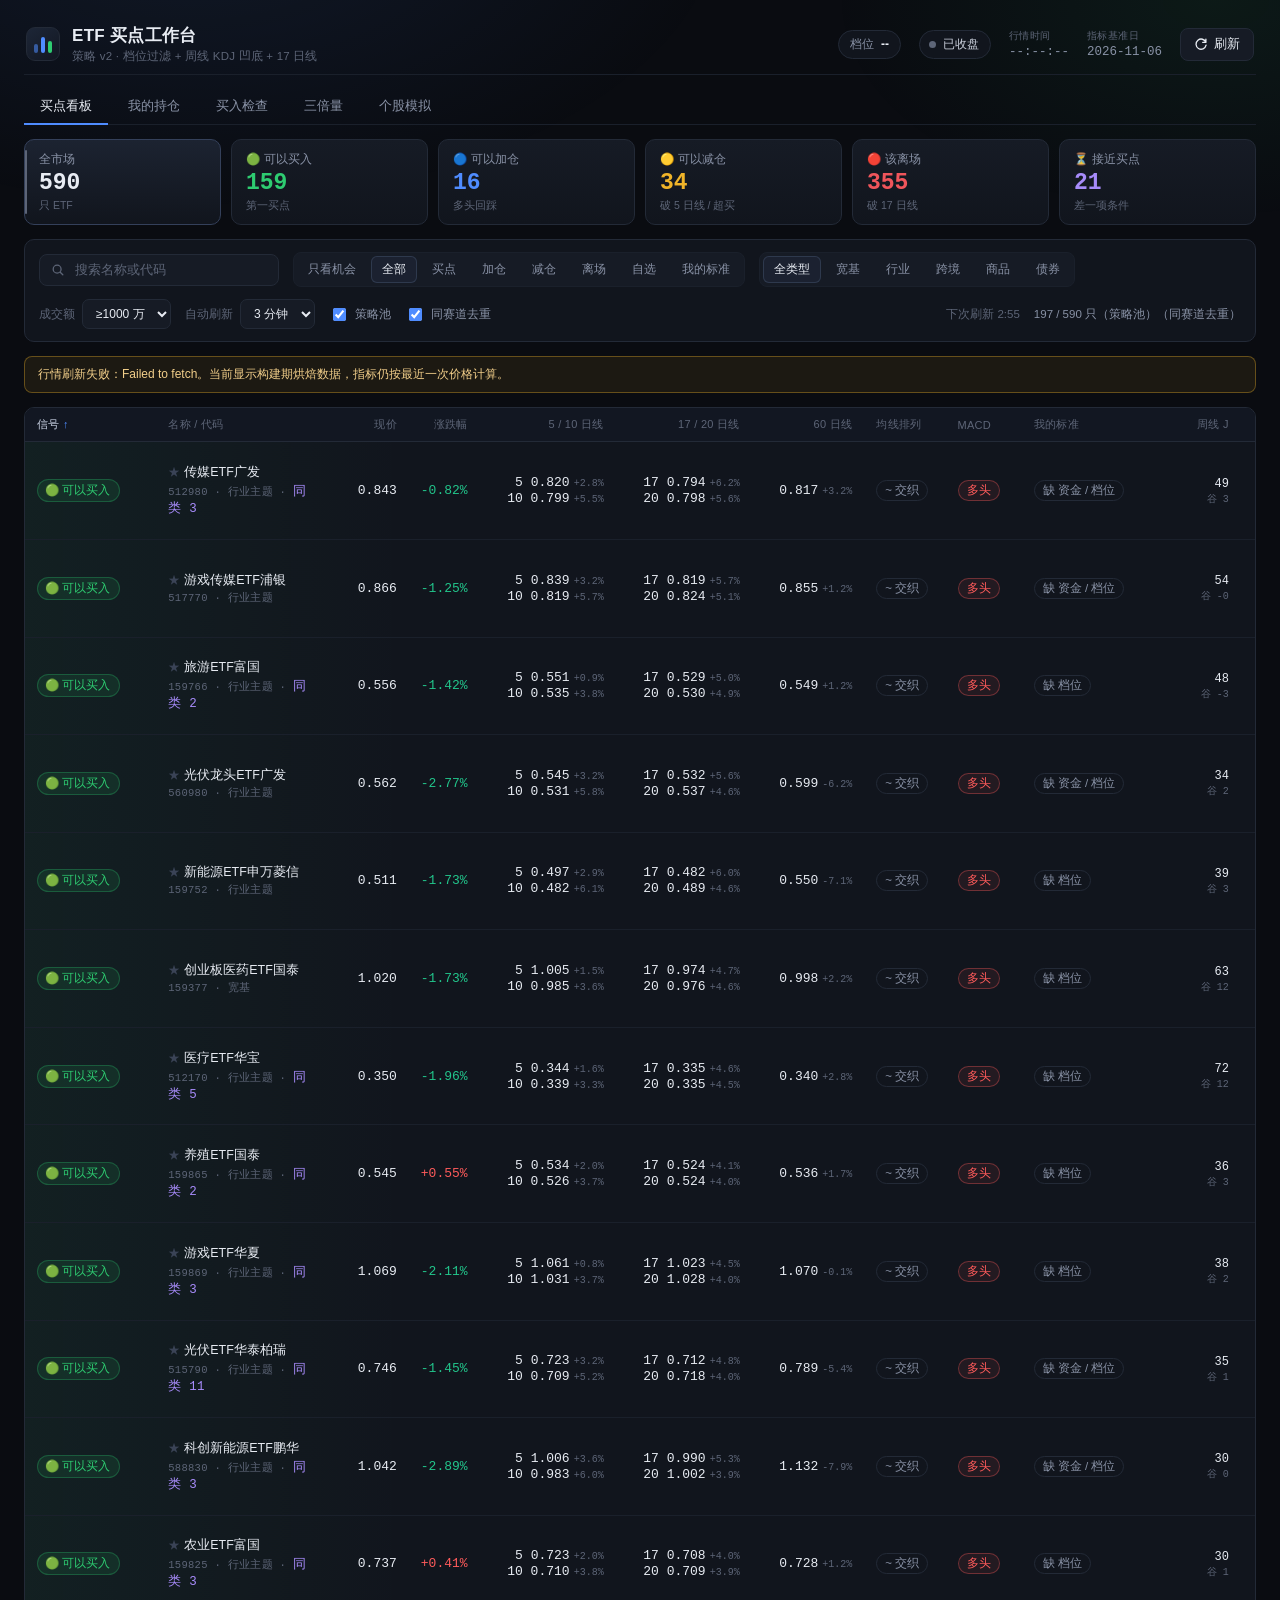
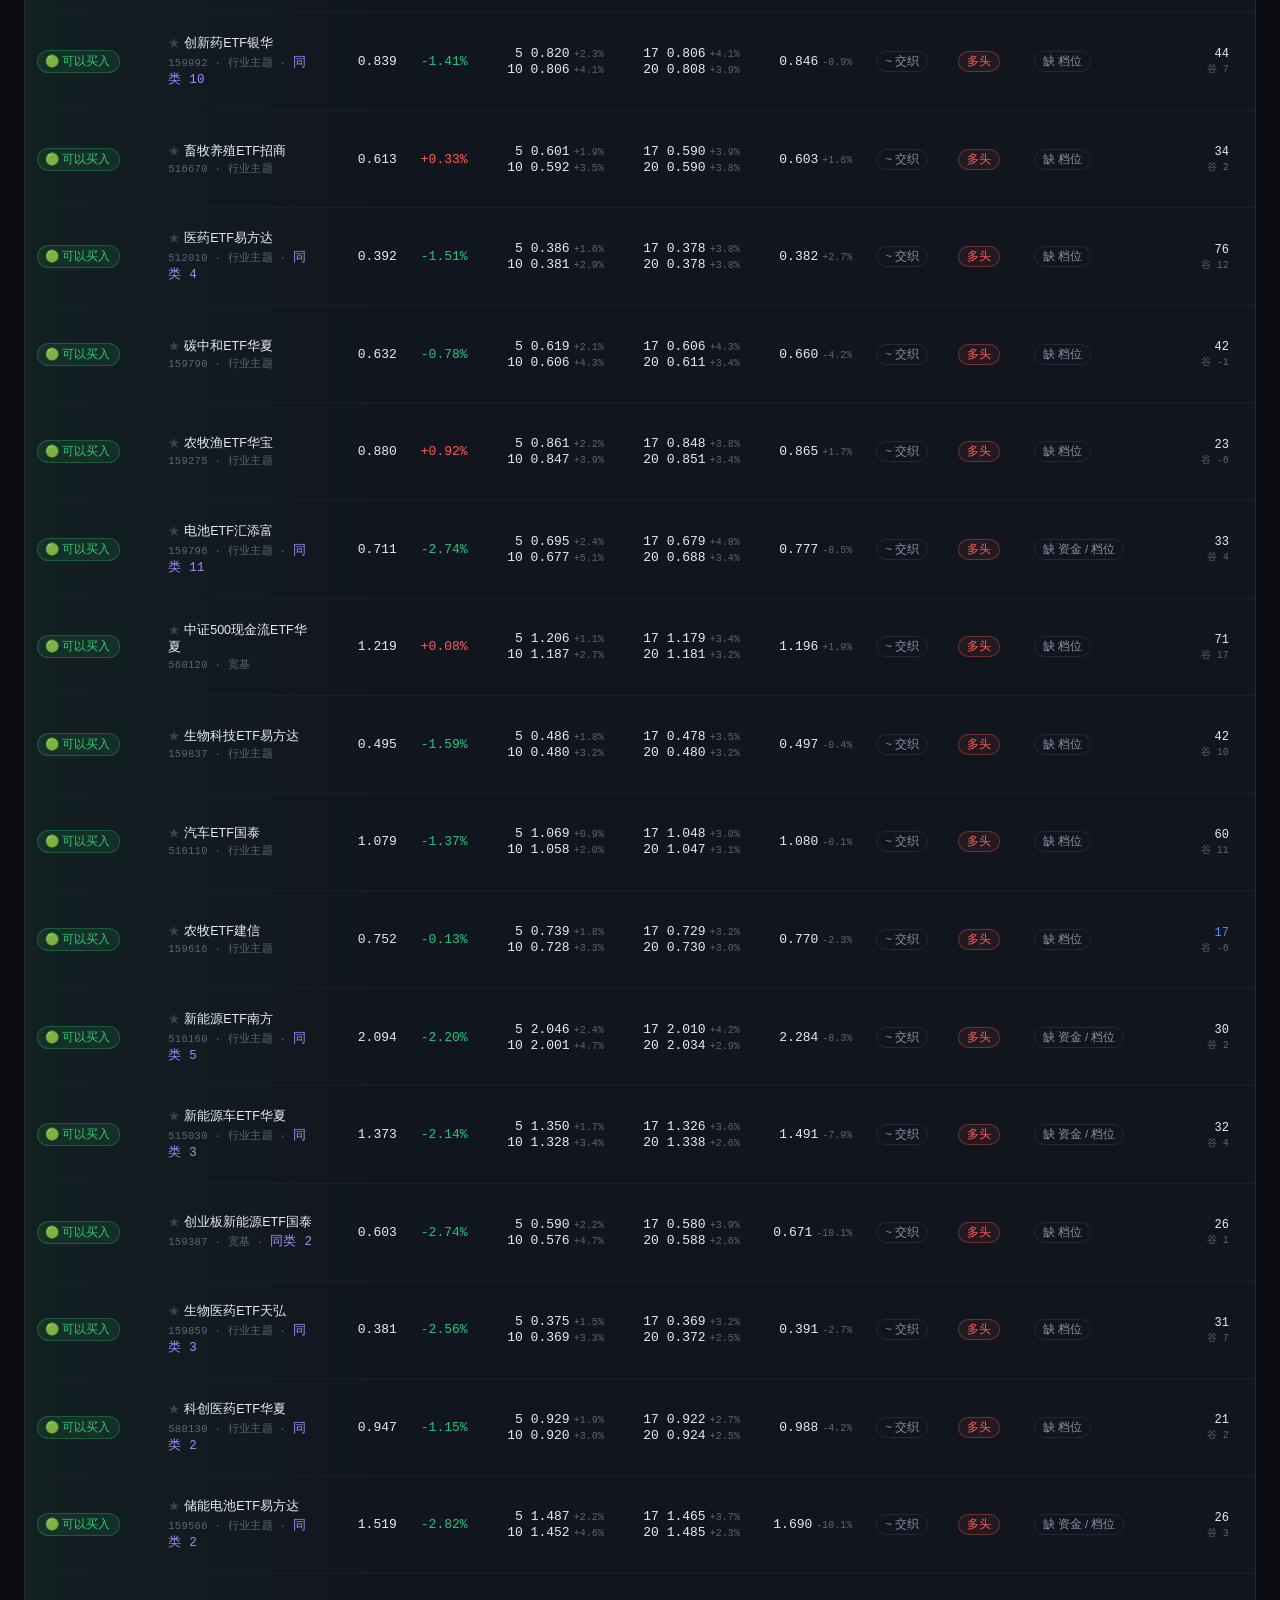
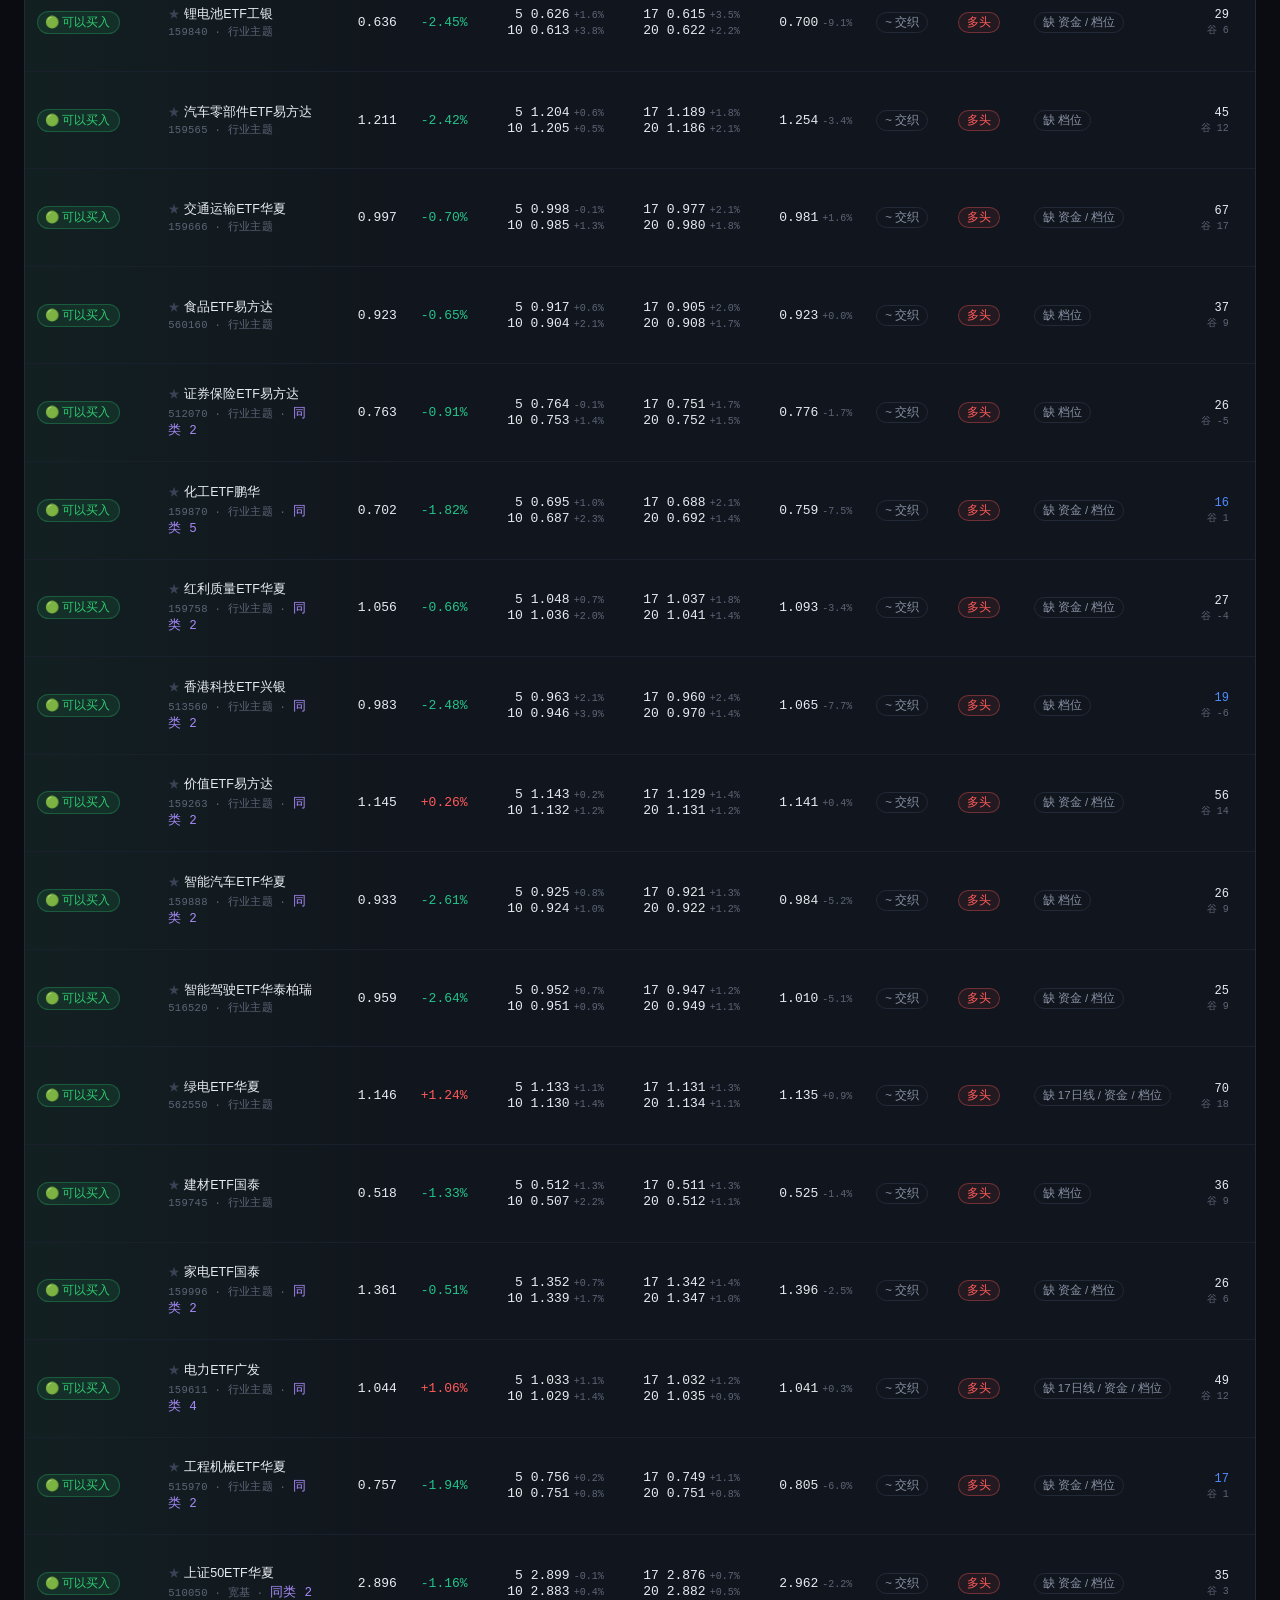
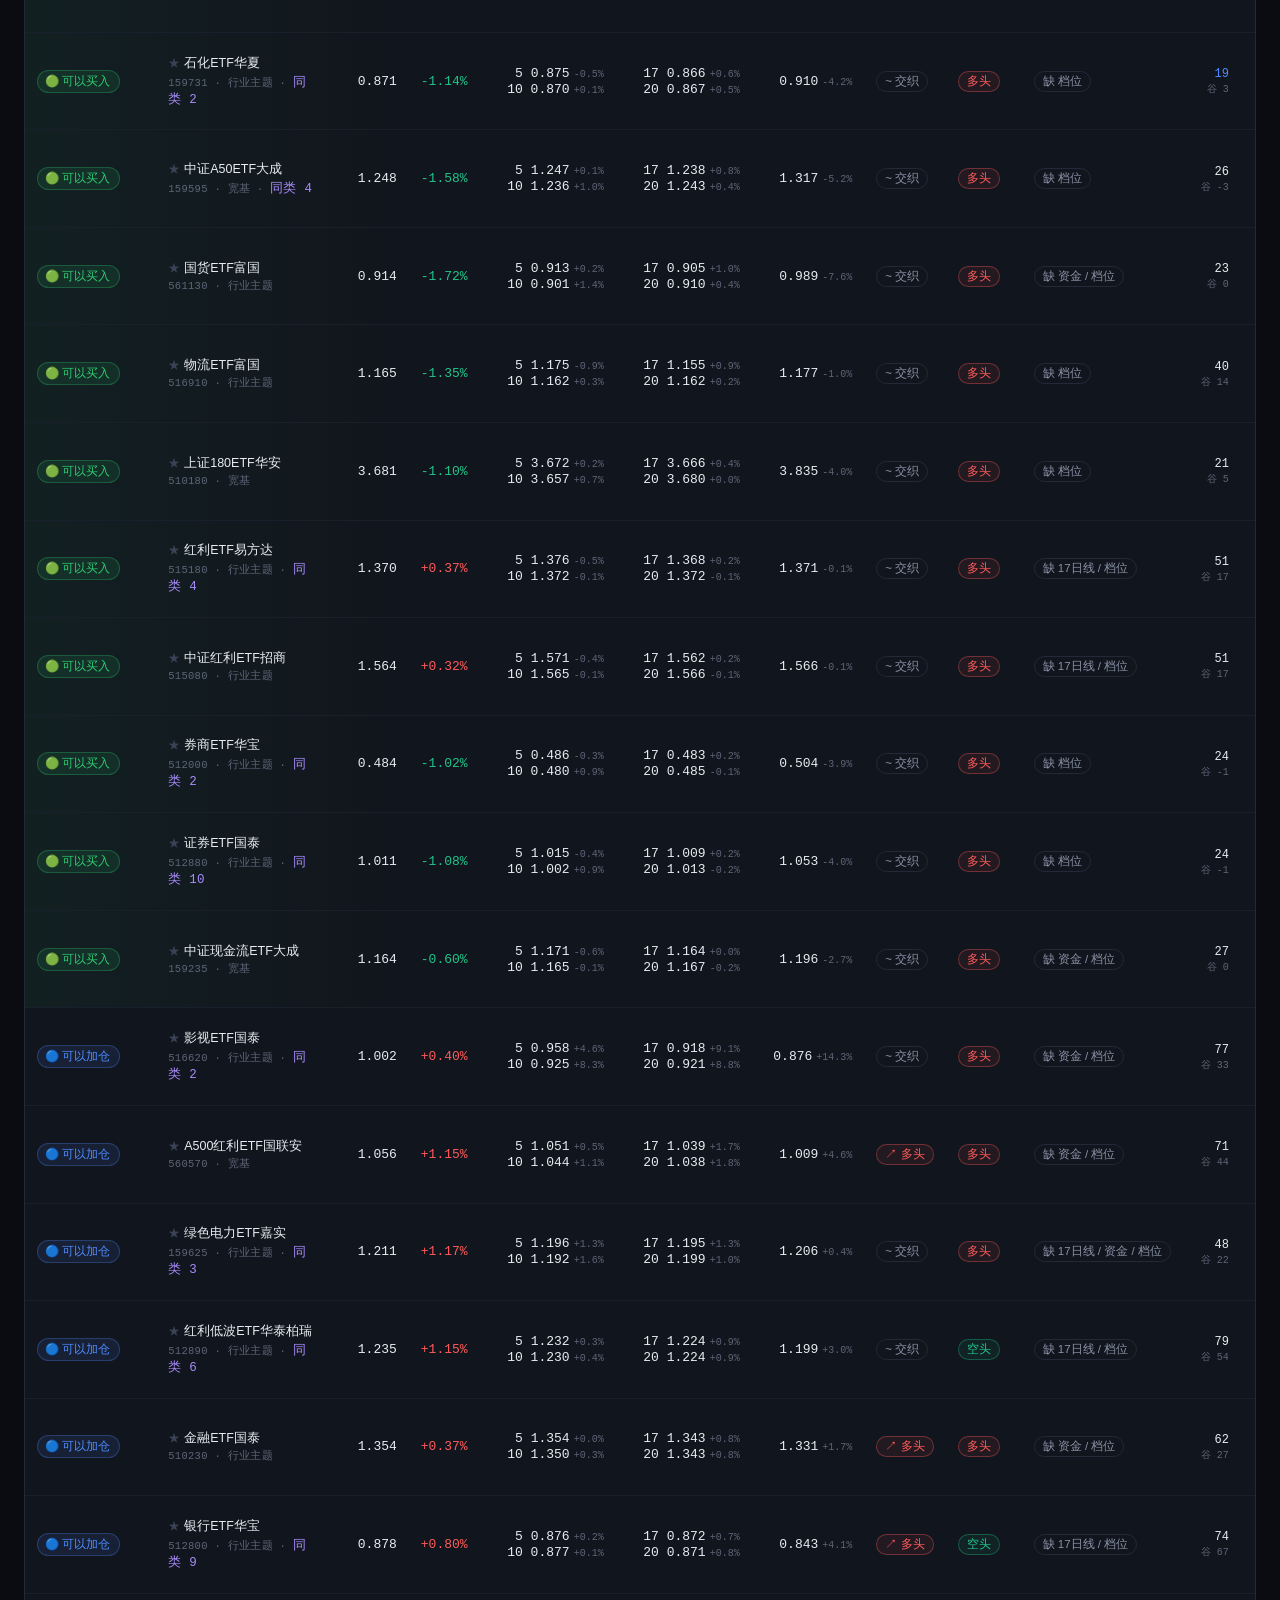
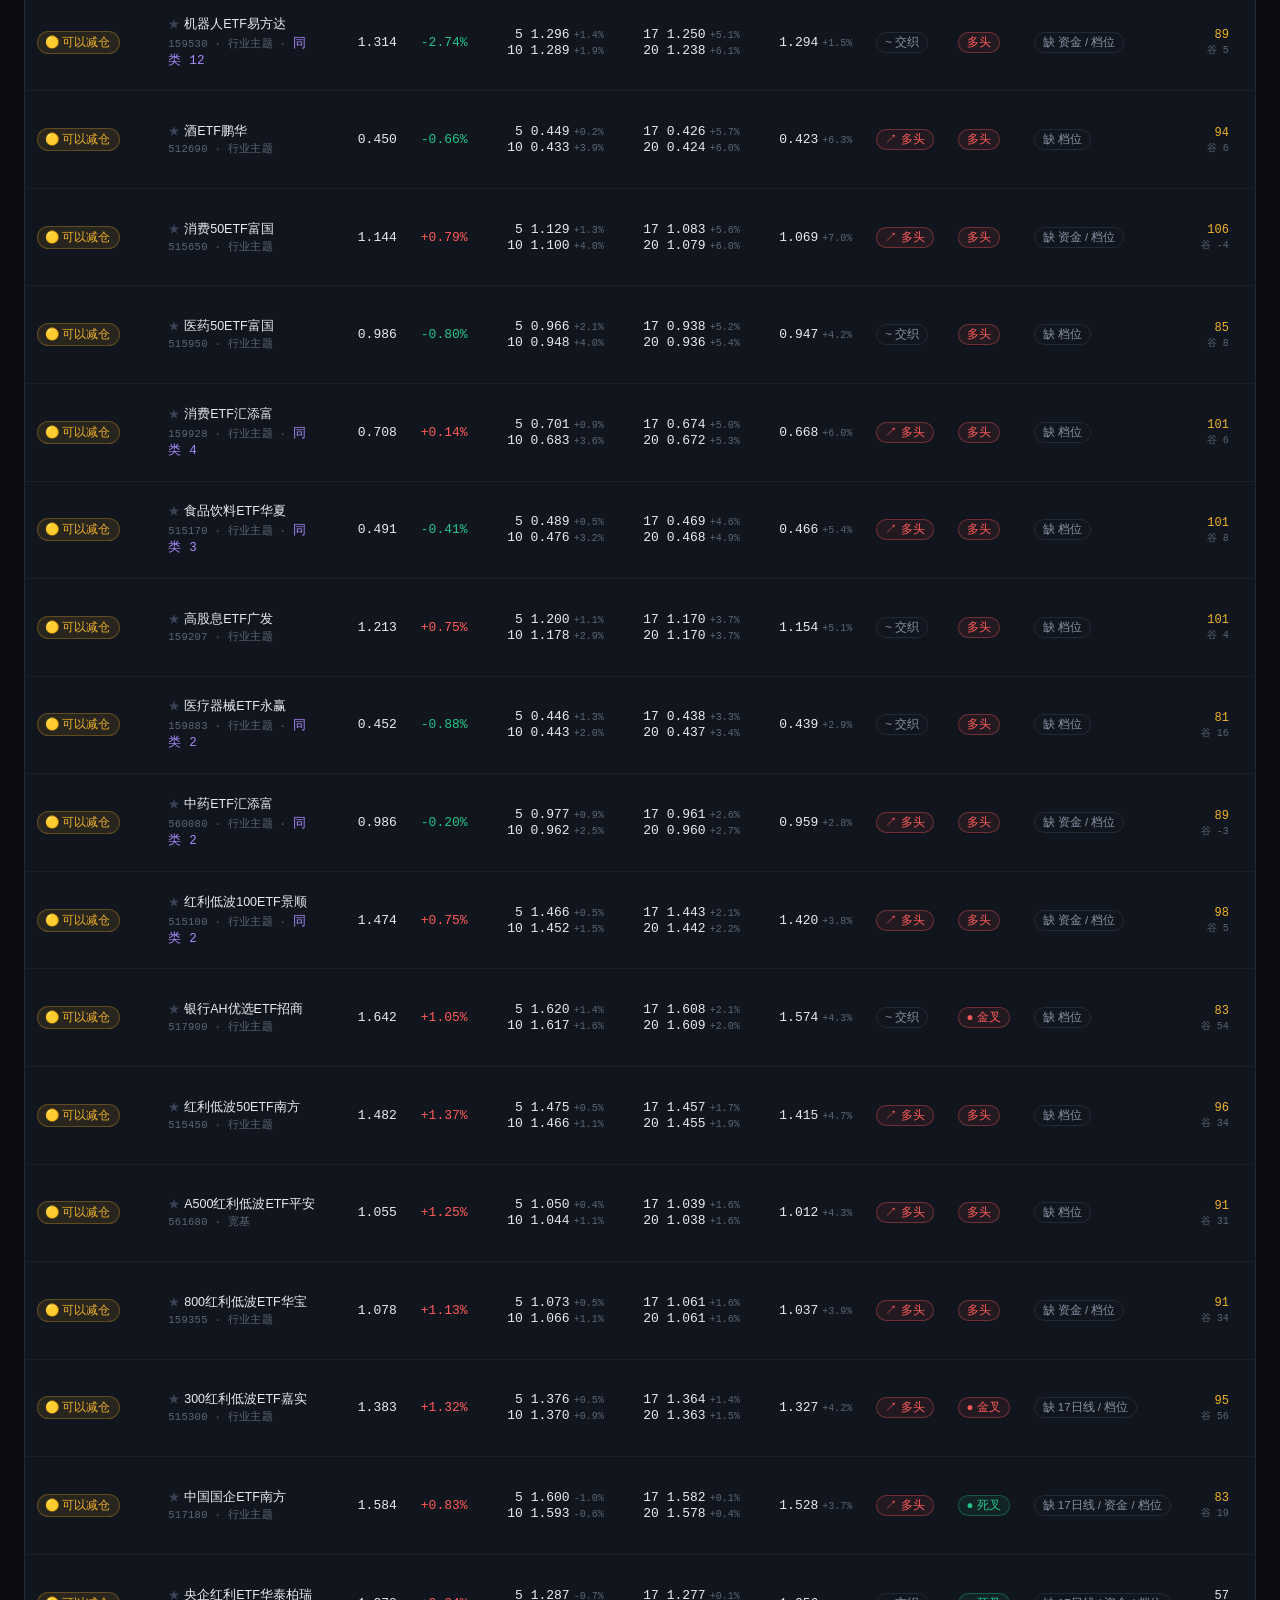
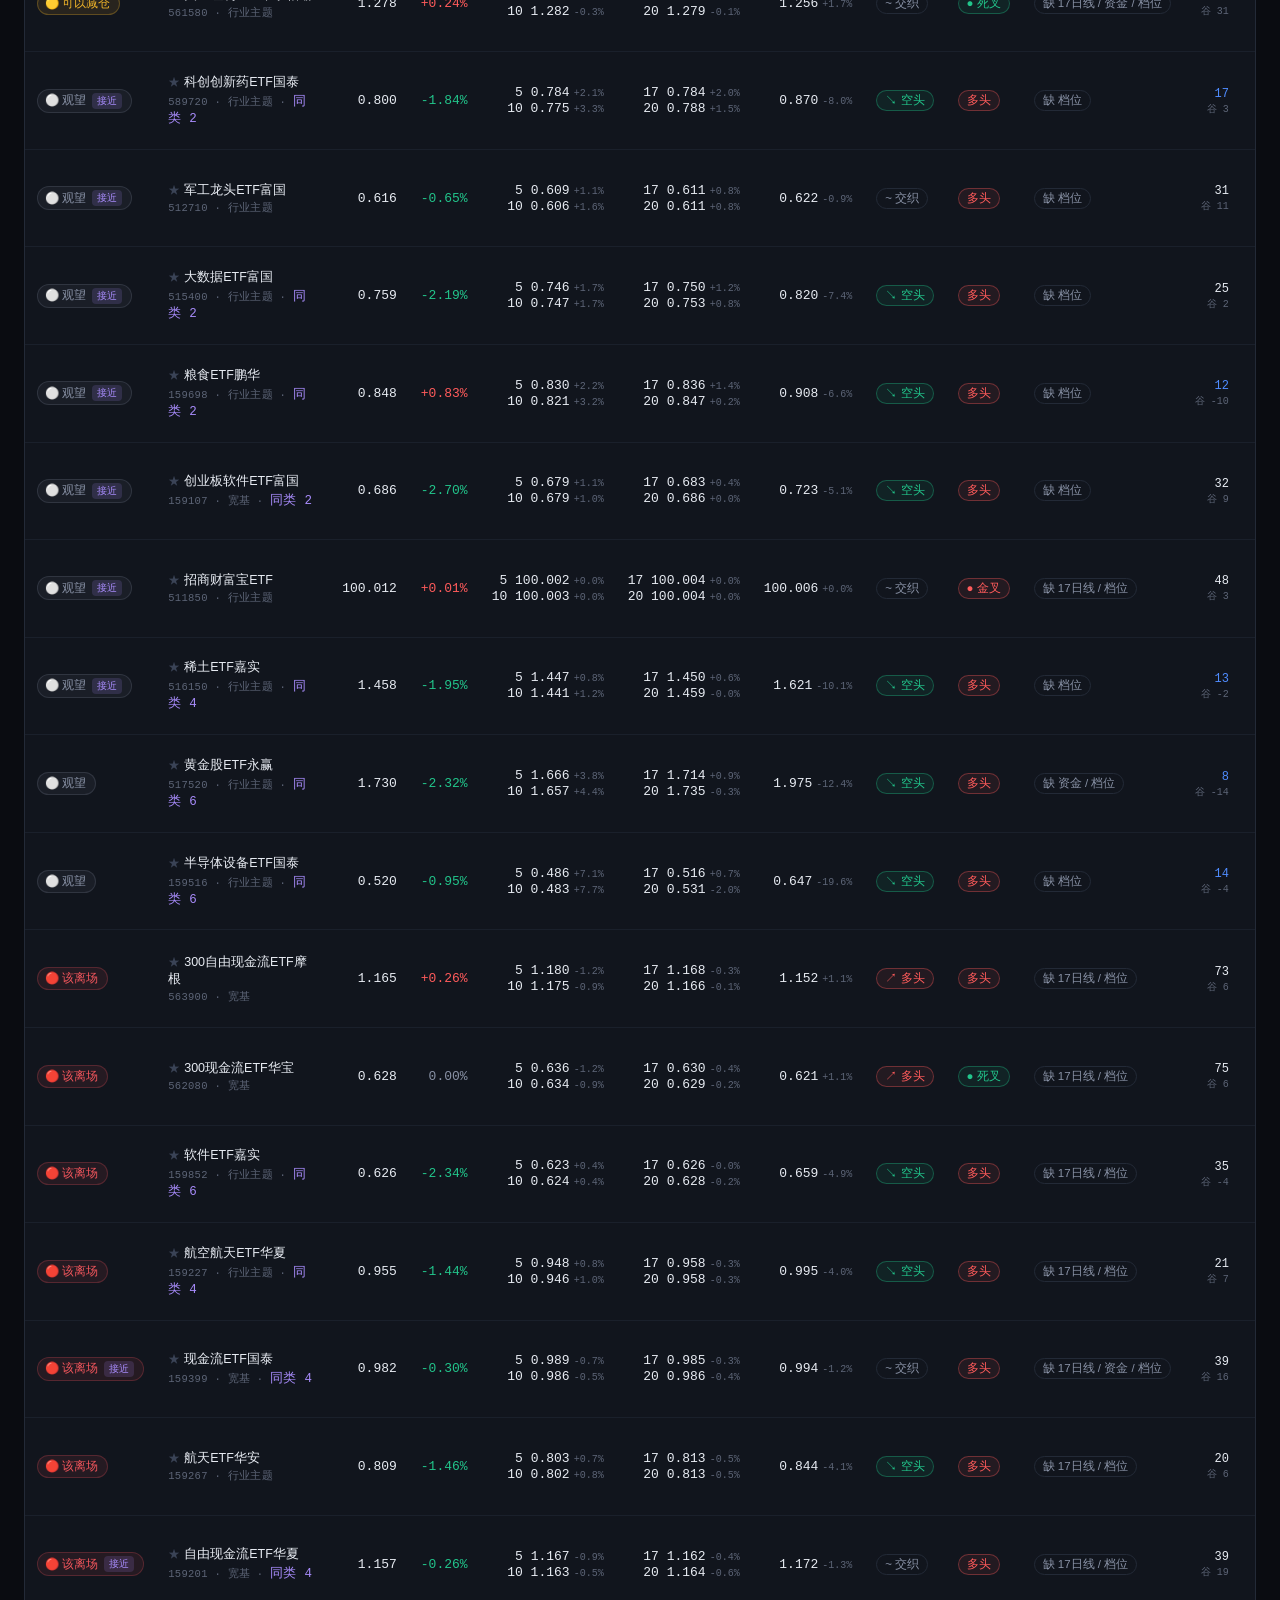
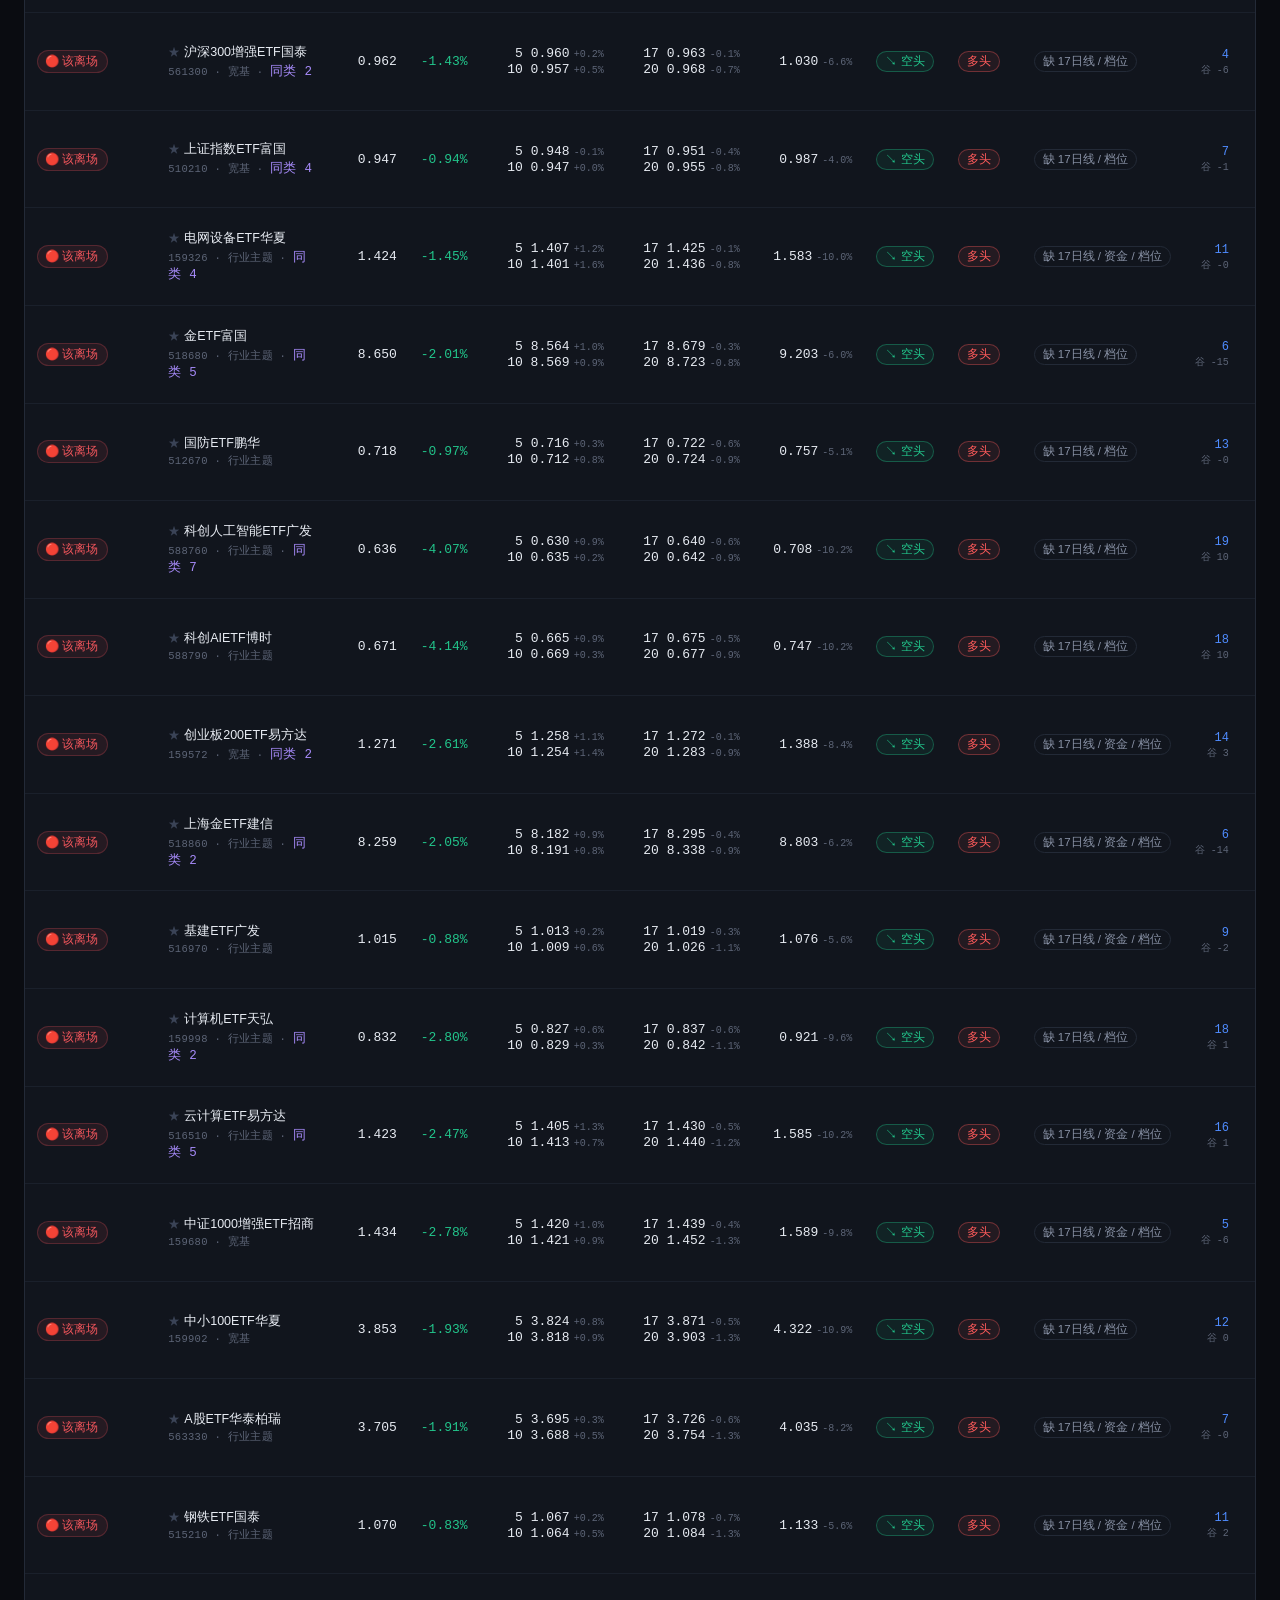
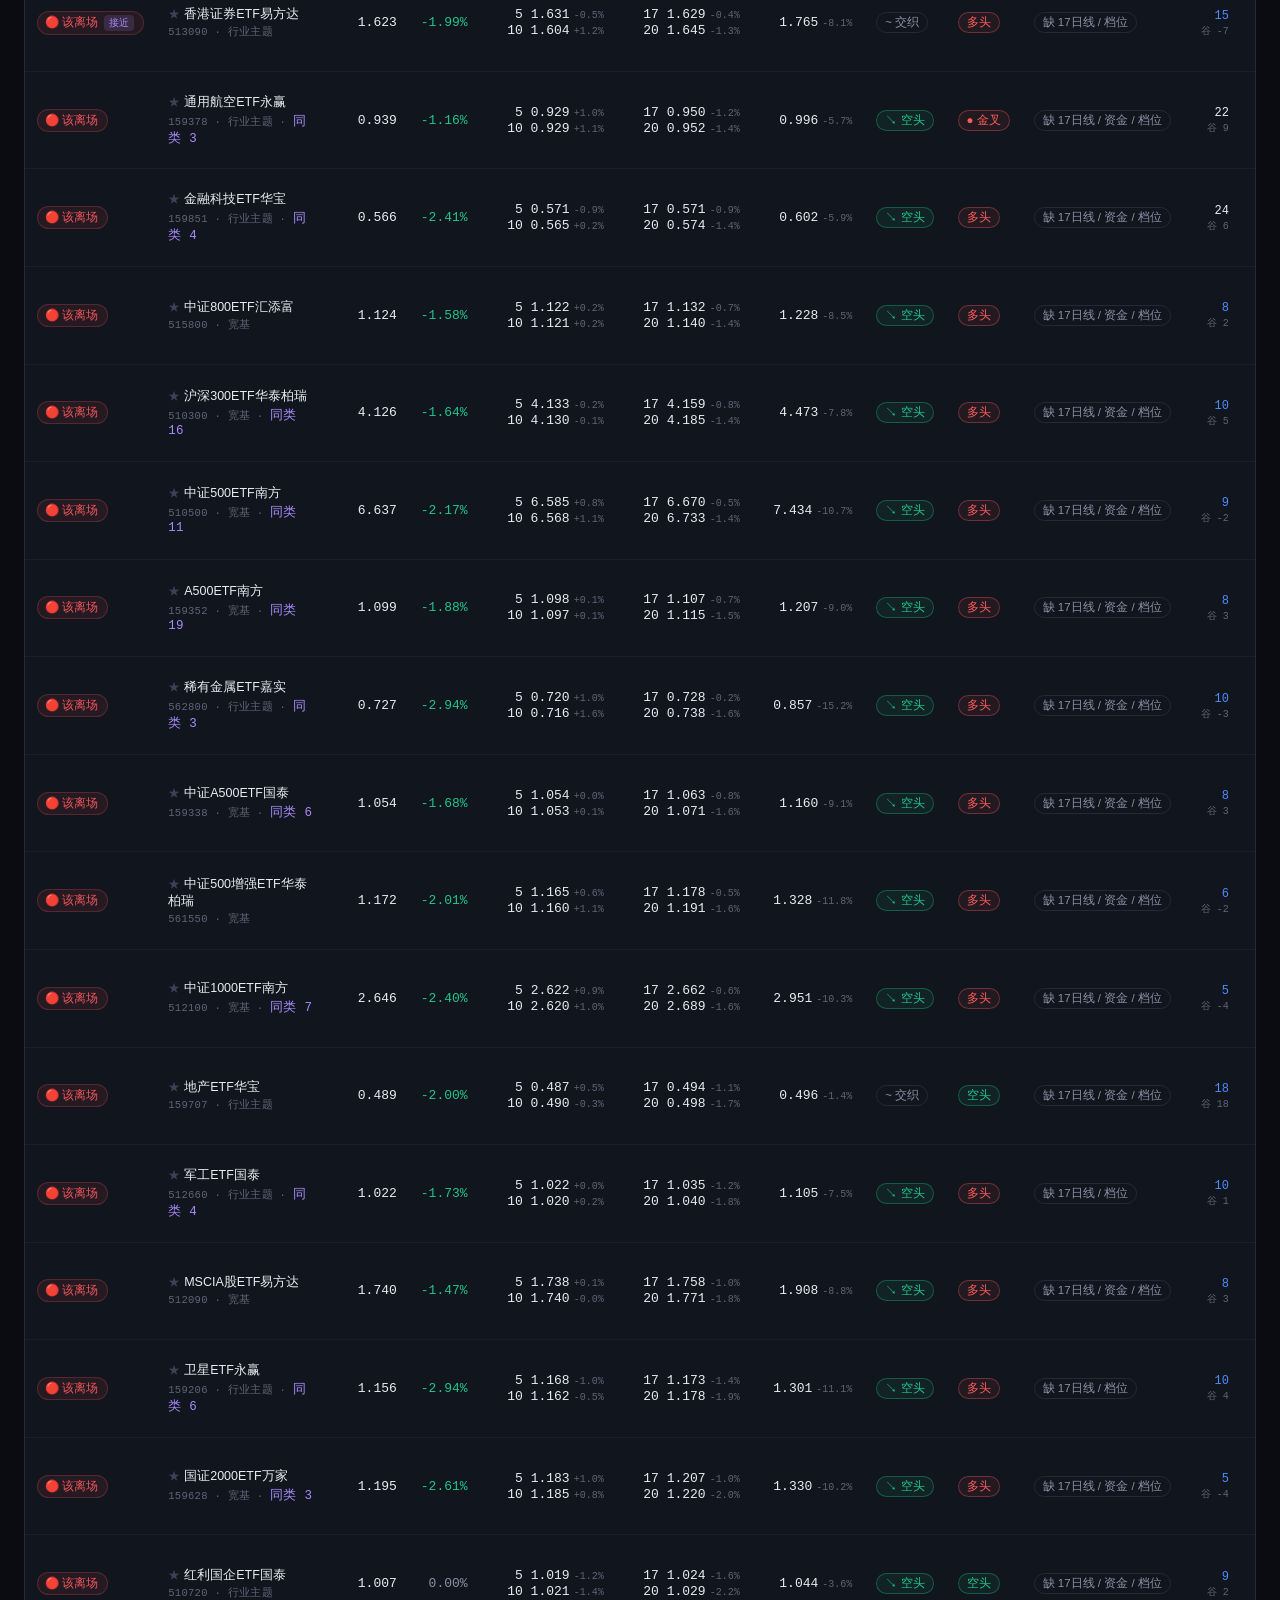
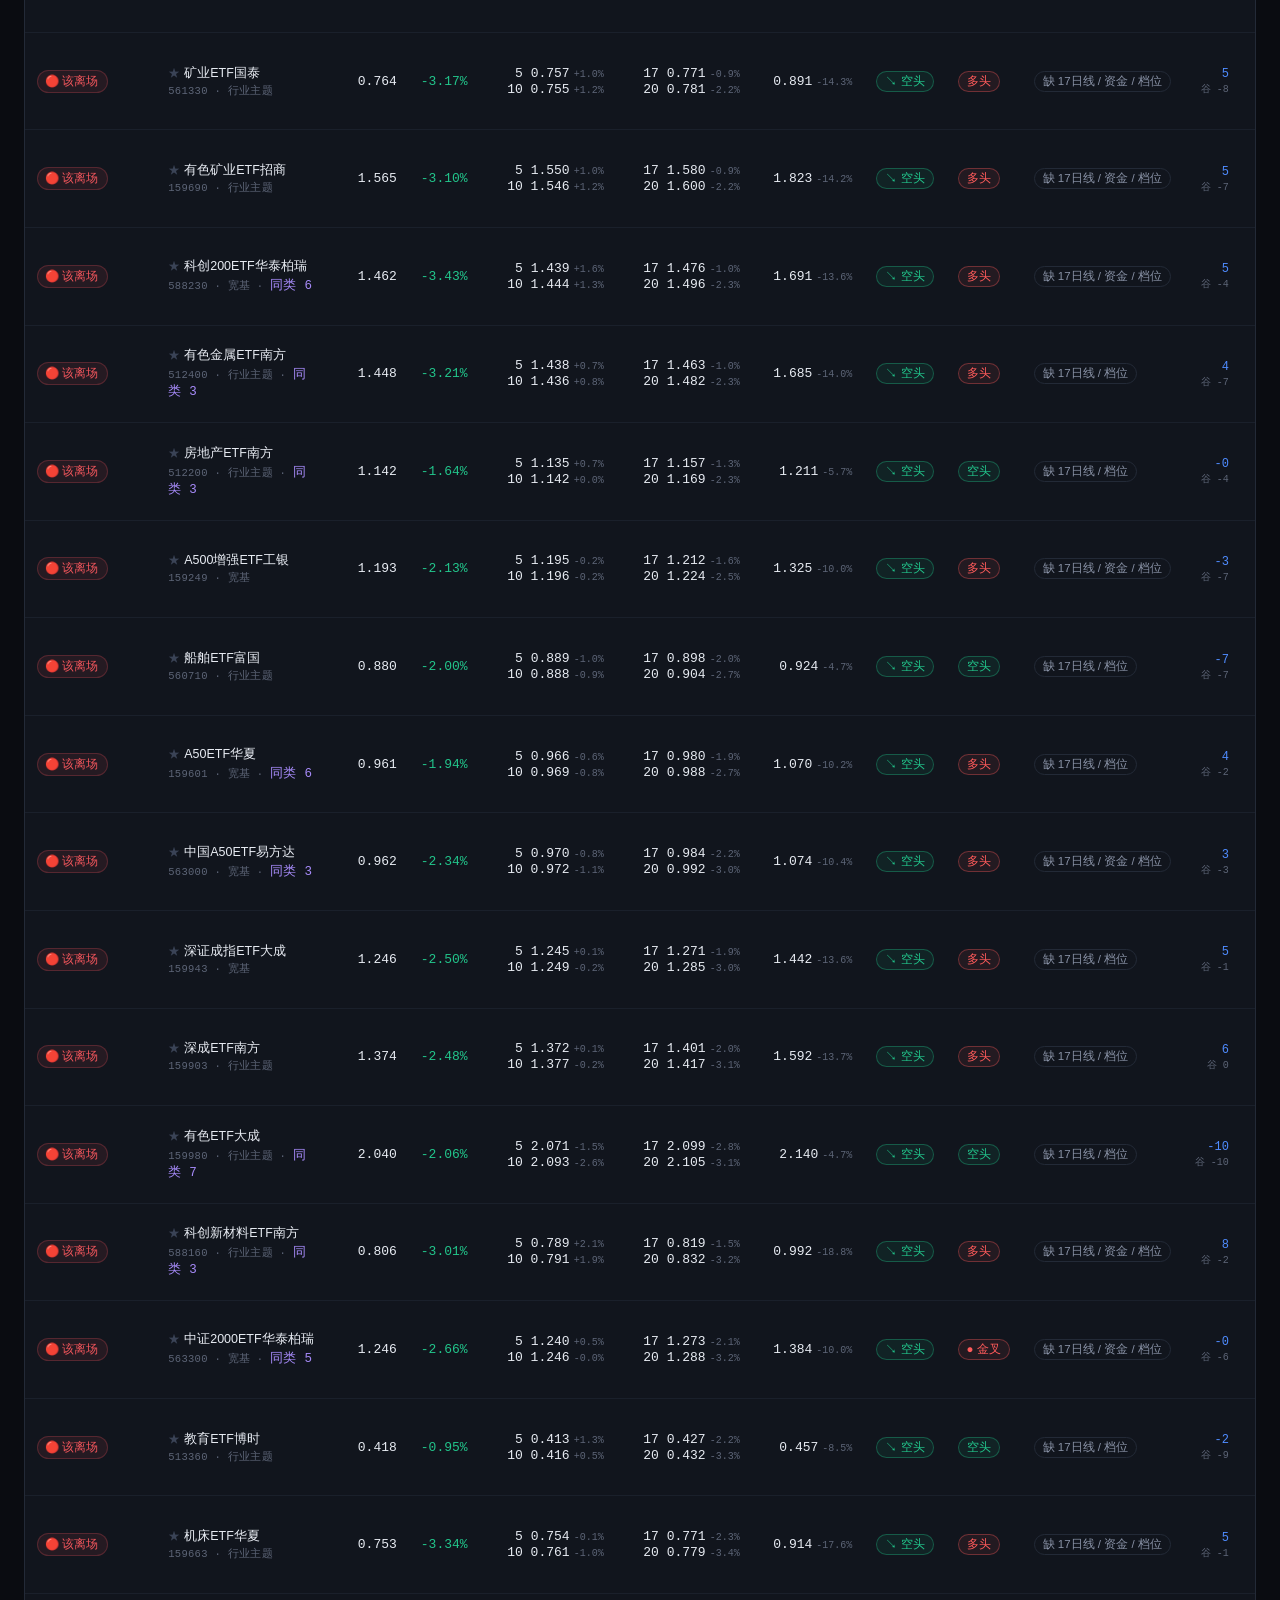
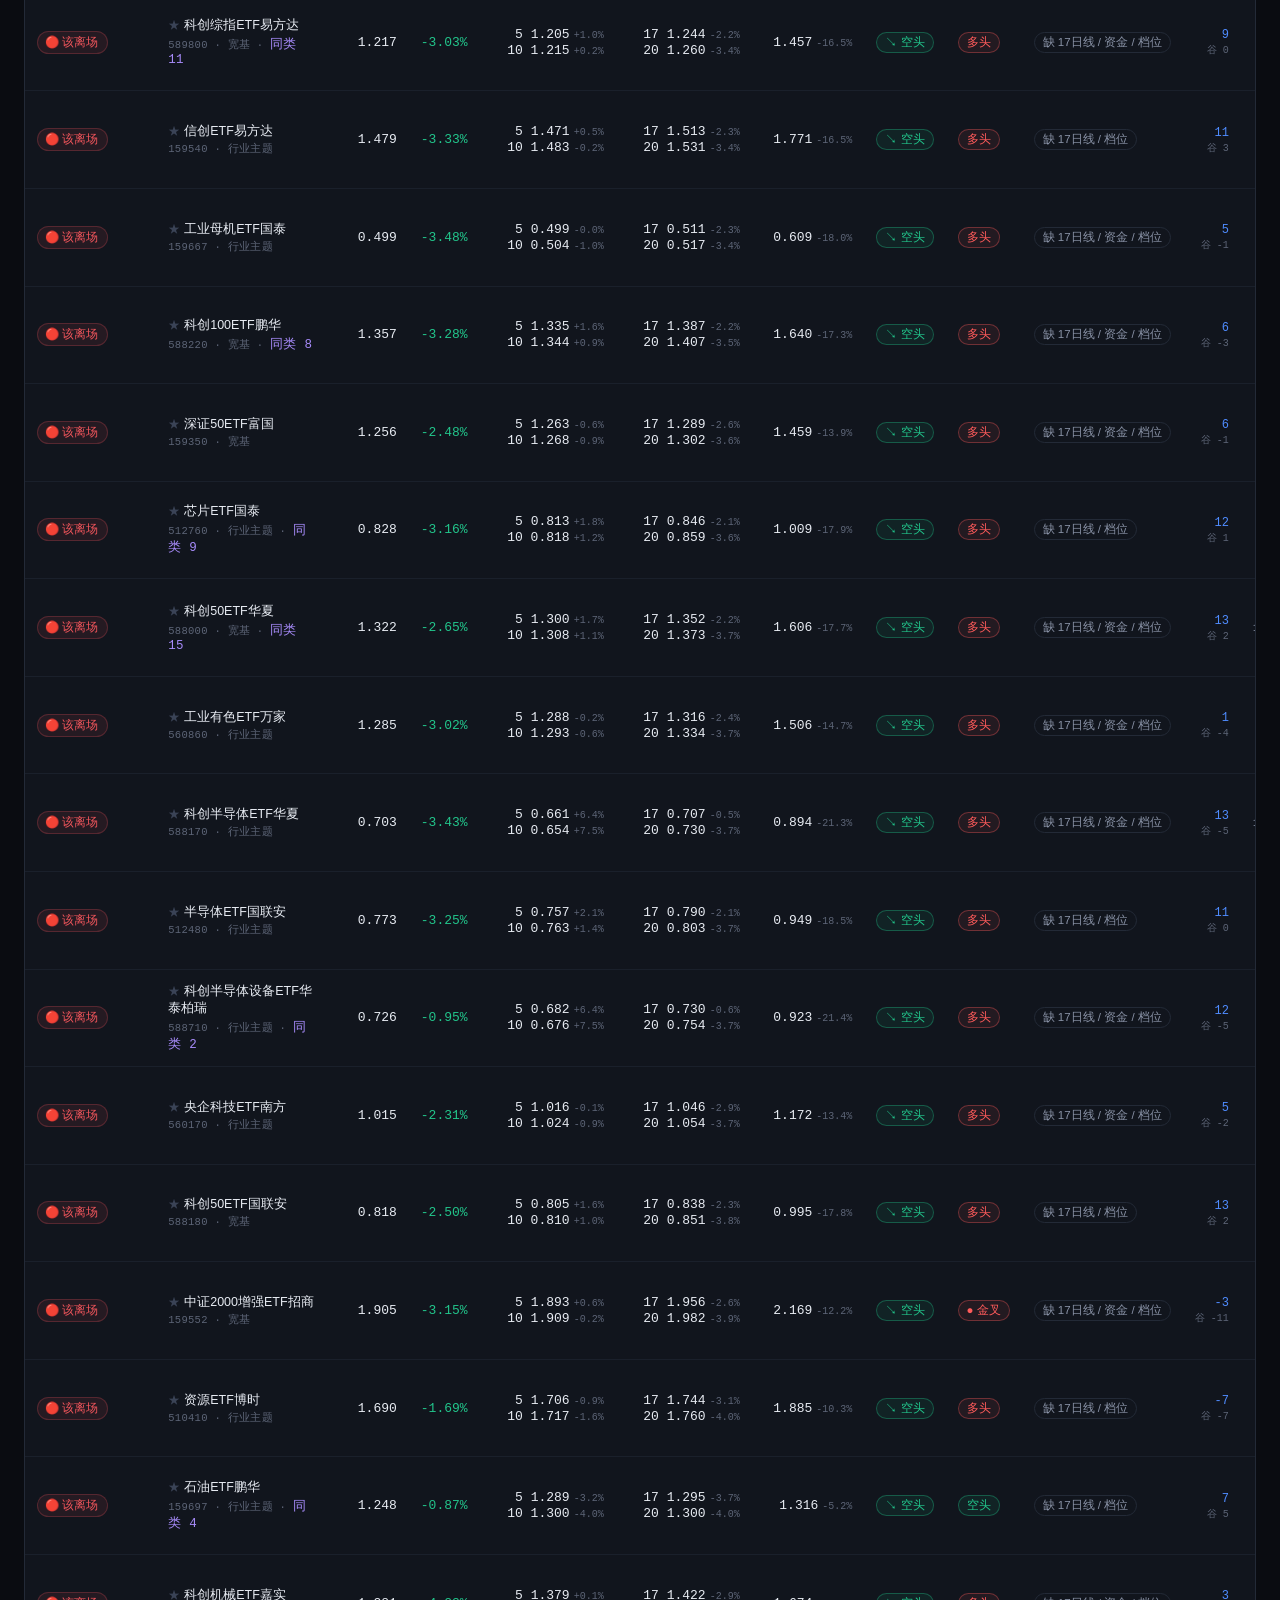
<file: index.html>
<!DOCTYPE html>
<html lang="zh-CN">
<head>
  <meta charset="UTF-8">
  <meta name="viewport" content="width=device-width, initial-scale=1.0">
  <title>ETF 买点工作台 · 博主波段法</title>
  <link rel="stylesheet" href="style.css?v=1793946599">
</head>
<body>
  <div class="app">
    <header class="topbar">
      <div class="brand">
        <div class="logo" aria-hidden="true">
          <span></span><span></span><span></span>
        </div>
        <div class="brand-text">
          <h1>ETF 买点工作台</h1>
          <p>策略 v2 · 档位过滤 + 周线 KDJ 凹底 + 17 日线</p>
        </div>
      </div>
      <div class="status">
        <div class="tier" id="tier" title="进攻档=上证与创业板均在MA20上方；中性=其一；防守=都否"><span>档位</span><b>--</b></div>
        <div class="session" id="session"><i class="dot"></i><span>连接中</span></div>
        <div class="tick">
          <span class="tick-label">行情时间</span>
          <span class="tick-value" id="quote-time">--:--:--</span>
        </div>
        <div class="tick">
          <span class="tick-label">指标基准日</span>
          <span class="tick-value" id="base-date">--</span>
        </div>
        <button class="refresh-btn" id="refresh-btn" type="button">
          <svg viewBox="0 0 16 16" width="14" height="14" aria-hidden="true"><path d="M13.6 6.2a5.8 5.8 0 1 0 .2 3.2M13.6 2.6v3.6H10" fill="none" stroke="currentColor" stroke-width="1.5" stroke-linecap="round" stroke-linejoin="round"/></svg>
          <span id="refresh-label">刷新</span>
        </button>
      </div>
    </header>

    <nav class="tabs" role="tablist">
      <button class="tab active" data-view="board" role="tab">买点看板</button>
      <button class="tab" data-view="positions" role="tab">我的持仓<span class="tab-badge" id="pos-badge" hidden></span></button>
      <button class="tab" data-view="check" role="tab">买入检查</button>
      <button class="tab" data-view="sbl3" role="tab">三倍量</button>
      <button class="tab" data-view="sim" role="tab">个股模拟</button>
    </nav>

    <section class="view" id="view-board">
    <section class="stats" id="stats" aria-label="信号统计">
      <button class="tile" data-filter="all"><span class="tile-label">全市场</span><strong id="stat-total">--</strong><em>只 ETF</em></button>
      <button class="tile tile-buy" data-filter="buy"><span class="tile-label">🟢 可以买入</span><strong id="stat-buy">--</strong><em>第一买点</em></button>
      <button class="tile tile-add" data-filter="add"><span class="tile-label">🔵 可以加仓</span><strong id="stat-add">--</strong><em>多头回踩</em></button>
      <button class="tile tile-trim" data-filter="trim"><span class="tile-label">🟡 可以减仓</span><strong id="stat-trim">--</strong><em>破 5 日线 / 超买</em></button>
      <button class="tile tile-exit" data-filter="exit"><span class="tile-label">🔴 该离场</span><strong id="stat-exit">--</strong><em>破 17 日线</em></button>
      <button class="tile tile-near" data-filter="near"><span class="tile-label">⏳ 接近买点</span><strong id="stat-near">--</strong><em>差一项条件</em></button>
    </section>

    <section class="toolbar">
      <div class="tool-row">
        <label class="search">
          <svg viewBox="0 0 16 16" width="14" height="14" aria-hidden="true"><circle cx="7" cy="7" r="4.5" fill="none" stroke="currentColor" stroke-width="1.5"/><path d="m10.5 10.5 3 3" stroke="currentColor" stroke-width="1.5" stroke-linecap="round"/></svg>
          <input id="search" type="search" placeholder="搜索名称或代码" autocomplete="off">
        </label>
        <div class="chips" id="signal-chips" role="group" aria-label="信号筛选">
          <button class="chip" data-filter="opportunity">只看机会</button>
          <button class="chip active" data-filter="all">全部</button>
          <button class="chip" data-filter="buy">买点</button>
          <button class="chip" data-filter="add">加仓</button>
          <button class="chip" data-filter="trim">减仓</button>
          <button class="chip" data-filter="exit">离场</button>
          <button class="chip" data-filter="watch">自选</button>
          <button class="chip" data-filter="myrule">我的标准</button>
        </div>
        <div class="chips" id="asset-chips" role="group" aria-label="资产类型">
          <button class="chip active" data-asset="all">全类型</button>
          <button class="chip" data-asset="宽基">宽基</button>
          <button class="chip" data-asset="行业主题">行业</button>
          <button class="chip" data-asset="跨境">跨境</button>
          <button class="chip" data-asset="商品">商品</button>
          <button class="chip" data-asset="债券">债券</button>
        </div>
      </div>
      <div class="tool-row tool-row-sub">
        <label class="select">
          <span>成交额</span>
          <select id="min-amount">
            <option value="0">不限</option>
            <option value="10000000" selected>≥1000 万</option>
            <option value="30000000">≥3000 万</option>
            <option value="100000000">≥1 亿</option>
          </select>
        </label>
        <label class="select">
          <span>自动刷新</span>
          <select id="interval">
            <option value="30">30 秒</option>
            <option value="60">1 分钟</option>
            <option value="180" selected>3 分钟</option>
            <option value="300">5 分钟</option>
            <option value="0">暂停</option>
          </select>
        </label>
        <label class="check"><input type="checkbox" id="pool-only" checked><span>策略池</span></label>
        <label class="check"><input type="checkbox" id="dedup" checked><span>同赛道去重</span></label>
        <div class="counter" id="counter">下次刷新 30s</div>
        <div class="result-count" id="result-count">--</div>
      </div>
    </section>

    <div class="banner" id="banner" hidden></div>
    <div class="tier-note" id="tier-note" hidden></div>

    <main class="board">
      <table class="grid">
        <thead>
          <tr>
            <th class="col-signal sortable" data-key="signal">信号</th>
            <th class="col-name sortable" data-key="name">名称 / 代码</th>
            <th class="col-num sortable" data-key="price">现价</th>
            <th class="col-num sortable" data-key="pct">涨跌幅</th>
            <th class="col-num sortable" data-key="ma510">5 / 10 日线</th>
            <th class="col-num sortable" data-key="ma1720">17 / 20 日线</th>
            <th class="col-num sortable" data-key="ma60">60 日线</th>
            <th class="sortable" data-key="order">均线排列</th>
            <th class="sortable" data-key="macd">MACD</th>
            <th class="sortable" data-key="myrule">我的标准</th>
            <th class="col-num sortable" data-key="j">周线 J</th>
            <th class="col-num sortable" data-key="amount">成交额</th>
            <th class="col-num col-flow sortable" data-key="flow3">资金 今/3/5/10 日</th>
            <th class="col-flow sortable" data-key="flowsig">资金方向</th>
            <th class="col-num col-premium sortable" data-key="premium">溢价</th>
            <th class="col-spark sortable" data-key="r30">近 30 日</th>
          </tr>
        </thead>
        <tbody id="tbody"></tbody>
      </table>
      <div class="empty" id="empty" hidden></div>
    </main>
    </section>

    <section class="view" id="view-positions" hidden>
      <div class="pos-summary">
        <div><span>总市值</span><b id="pos-value">--</b></div>
        <div><span>浮动盈亏</span><b id="pos-pnl">--</b></div>
        <div><span>当日盈亏</span><b id="pos-day">--</b></div>
        <div><span>持仓标的</span><b id="pos-count">--</b></div>
        <div><span>触发离场 / 减仓</span><b id="pos-trigger">--</b></div>
      </div>

      <form class="pos-form" id="pos-form" autocomplete="off">
        <input id="pos-code" placeholder="代码（6 位）" maxlength="6" inputmode="numeric" required>
        <input id="pos-cost" placeholder="成本价" inputmode="decimal" required>
        <input id="pos-shares" placeholder="股数" inputmode="numeric" required>
        <input id="pos-date" type="date" title="建仓日期（可选）">
        <button type="submit" class="pos-submit">添加 / 更新</button>
        <button type="button" class="pos-clear" id="pos-clear">清空持仓</button>
        <button type="button" class="pos-clear" id="pos-export">导出</button>
        <button type="button" class="pos-clear" id="pos-import">导入</button>
        <input type="file" id="pos-file" accept="application/json" hidden>
      </form>
      <div class="pos-msg" id="pos-msg"></div>

      <div class="board">
        <table class="grid pos-grid">
          <thead>
            <tr>
              <th>名称 / 代码</th>
              <th class="col-num">市值</th>
              <th class="col-num">浮动盈亏</th>
              <th class="col-num">当日盈亏</th>
              <th class="col-num">成本 / 现价</th>
              <th class="col-num">股数</th>
              <th class="col-num">仓位比</th>
              <th class="col-num">成本分位</th>
              <th class="col-num">资金 3/5/10 日</th>
              <th>资金方向</th>
              <th class="col-num">止损（MA17）</th>
              <th class="col-num">减仓（MA5）</th>
              <th class="col-num">止盈参考</th>
              <th class="col-num">周线 J</th>
              <th>建议</th>
              <th>长持</th>
              <th></th>
            </tr>
          </thead>
          <tbody id="pos-tbody"></tbody>
        </table>
        <div class="empty" id="pos-empty">还没有持仓。在上面填代码、成本价、股数即可添加，数据只存在本机浏览器。</div>
      </div>

      <div class="pos-note">
        止损价取 17 日线、减仓价取 5 日线，均为按实时价计算的动态值；周线 J ≥ 80 提示卖一半。
        参考止盈：成本 +12% 减半、+20% 清仓（规格书口径），未计入交易成本。
      </div>
    </section>

    <section class="view" id="view-check" hidden>
      <div class="check-bar">
        <input id="check-input" placeholder="输入 6 位代码或名称，如 159992" maxlength="24">
        <button id="check-btn" class="pos-submit" type="button">检查</button>
        <span class="pos-msg" id="check-msg"></span>
      </div>
      <div id="check-result"></div>
      <div class="pos-note">
        判定顺序：档位 → 站稳17日线 → 资金流入 → 结构 → 风险。前三条任一不过即不可买；
        周线 J ≥ 80、溢价 &gt; 3%、距 20 日线 &gt; 15% 为红线。数据为实时快照，尾盘再确认一次。
      </div>
    </section>

    <section class="view" id="view-sbl3" hidden>
      <div class="sbl-note">
        <b>底部横盘三倍量 · 个股主板</b>（不含 ETF、创业板、科创板、北交所、ST）：
        前 30 日横盘（极差 ≤15%、日均振幅 ≤3.5%）→ 当日量 3–6 倍近 10 日均量、涨幅 ≥3%、
        实体 ≥50%、上影 ≤10%、站上 MA20 并破 20/60 日高。
        <b>放量当天不追</b>，等 1–3 日缩量回调（量缩到爆量日 30%–60%）+ 小阳企稳再进场；
        跌破爆量阳线最低价即失效，第 4 个交易日仍未企稳则移出候选池。
      </div>
      <div id="sbl-sections"></div>
    </section>

    <section class="view" id="view-sim" hidden>
      <div class="pos-summary">
        <div><span>总资产</span><b id="sim-equity">--</b></div>
        <div><span>可用现金</span><b id="sim-cash">--</b></div>
        <div><span>持仓市值</span><b id="sim-holding">--</b></div>
        <div><span>已实现盈亏</span><b id="sim-realized">--</b></div>
        <div><span>胜率 / 笔数</span><b id="sim-stats">--</b></div>
      </div>
      <div class="sbl-note">
        <b>三倍量个股模拟盘</b>：单笔 3 万元，最多同时持有 10 只（总资金 30 万）。
        买入条件＝「企稳可进」；卖出＝盘中跌破爆量阳线最低价、浮盈 ≥20%、浮盈 >5% 后跌破 5 日线、或持有满 20 个交易日。
        成交价按当日收盘/止损价估算，未计滑点，仅用于验证策略。
      </div>
      <div id="sim-body"></div>
    </section>

    <footer class="foot">
      <span>数据来源：东方财富 push2 实时快照 + push2his 日线 ｜ 指标基准日 <b id="foot-date">--</b> ｜ 末次行情 <b id="foot-time">--</b></span>
      <details class="rules">
        <summary>判定规则</summary>
        <p><b>档位（决定能不能开仓）</b>：上证与创业板均在 MA20 上方＝进攻档，可开新仓；仅其一＝中性档，不新开；都否＝防守档，只做持仓管理。回测（326 只 × 3 年）：博主买点仅进攻档有效（62 笔 / 胜率 43.5% / 均 +1.46% / 盈亏比 1.82），非进攻档为负期望。</p>
        <p><b>第一买点（🟢）</b>：周线 KDJ(9,3,3) 近 6 周 J 谷底 ≤ 20 且本周 J 回勾 ｜ 现价站上 17 日线 ｜ MA5 在 MA17 上方。买入排序按<b>距 MA20 由远到近</b>（趋势越强越前），同时最多 2 只。</p>
        <p><b>加仓（🔵）</b>：多头中回踩不破、站稳 5 日线。<b>减仓（🟡）</b>：多头中跌破 5 日线，或周线 J ≥ 80。<b>离场（🔴）</b>：跌破 17 日线，生命线失守。<b>观望（⚪）</b>：站上 17 日线但 5 日线未金叉。</p>
        <p><b>策略池</b>＝股票型（宽基/行业主题）、规模 ≥10 亿、成交额 ≥1000 万、溢价 ≤3%，即回测所用的 326 只口径；取消勾选可看全市场。</p>
        <p>盘中价格按实时价计入当日 K 线与当周 K 线，均线与周线 J 为动态值；收盘后才作为最终确认。溢价 = 市价 / IOPV − 1，&gt;3% 禁止买入。本页仅作信号提示，不构成投资建议。</p>
      </details>
    </footer>
  </div>

  <div class="drawer-mask" id="drawer-mask" hidden></div>
  <aside class="drawer" id="drawer" hidden aria-label="标的详情"></aside>

  <script type="module" src="app.js?v=1793946599"></script>
</body>
</html>
</file>
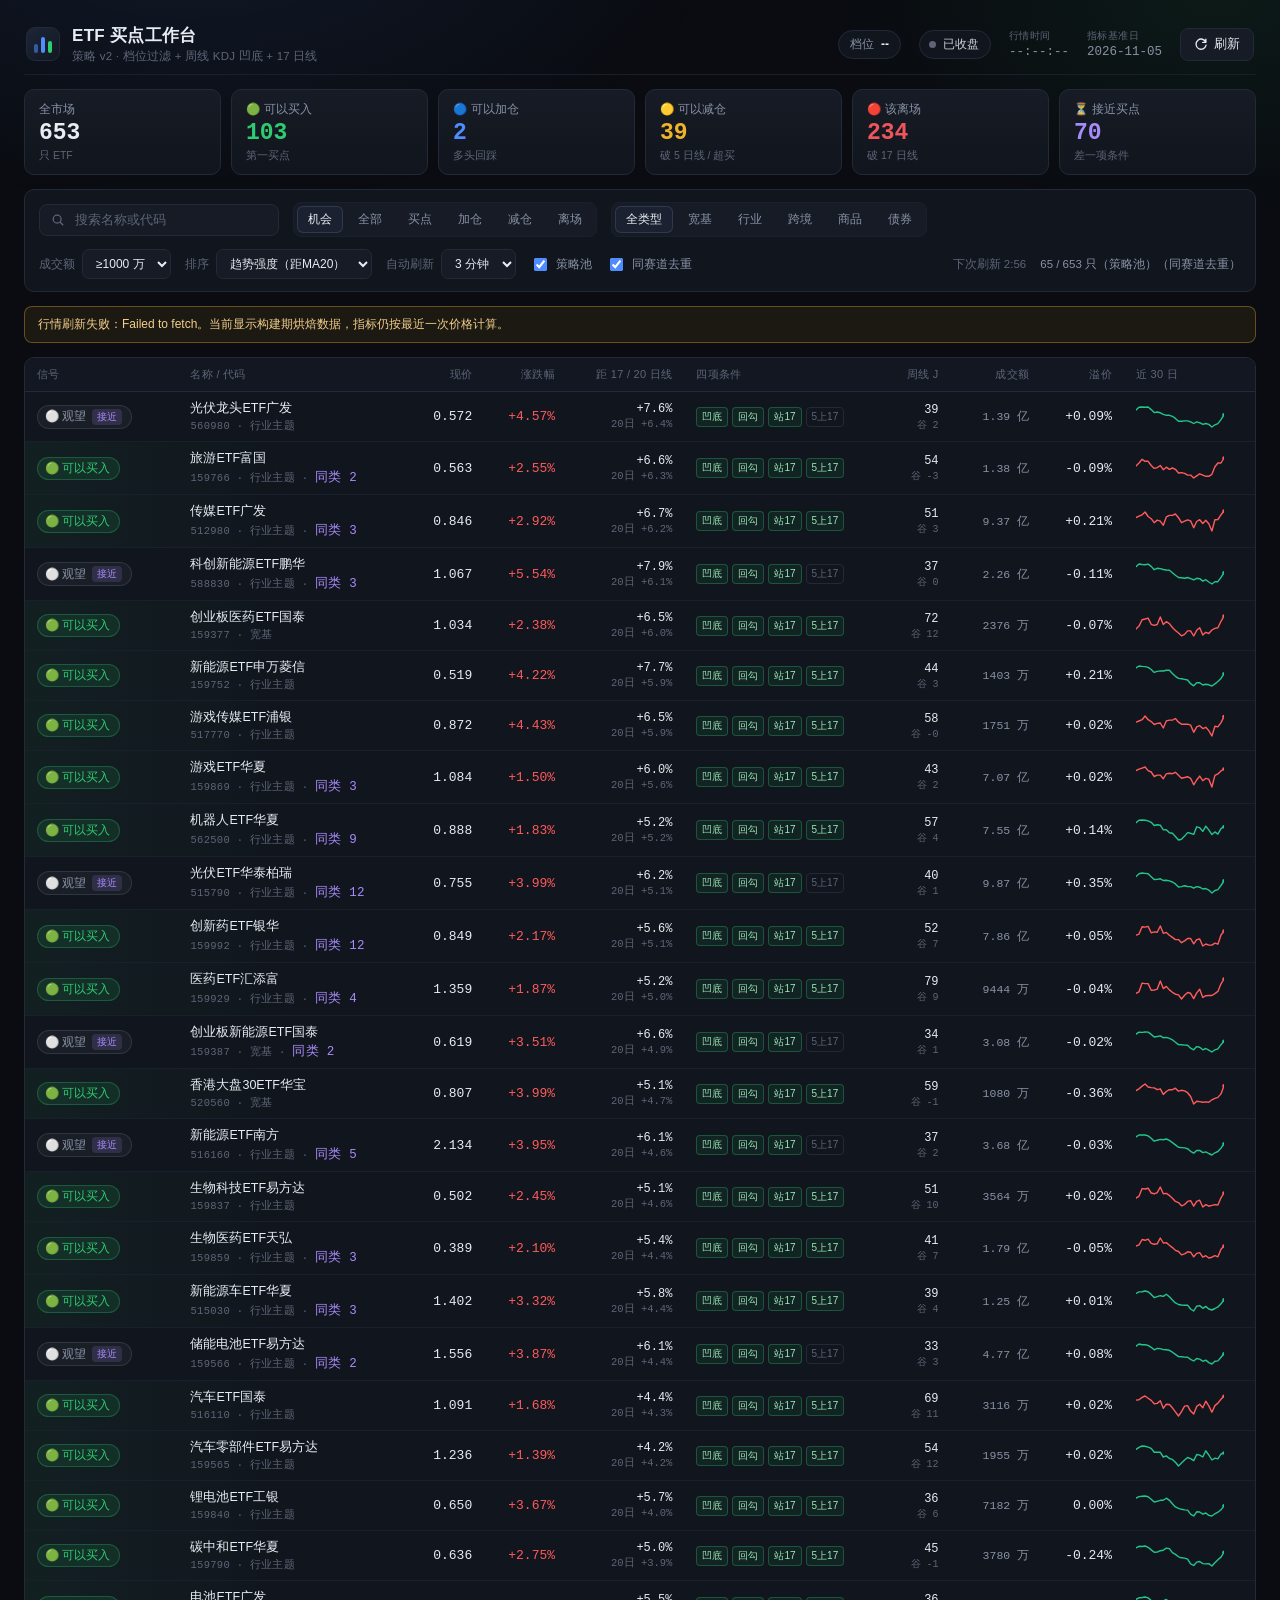
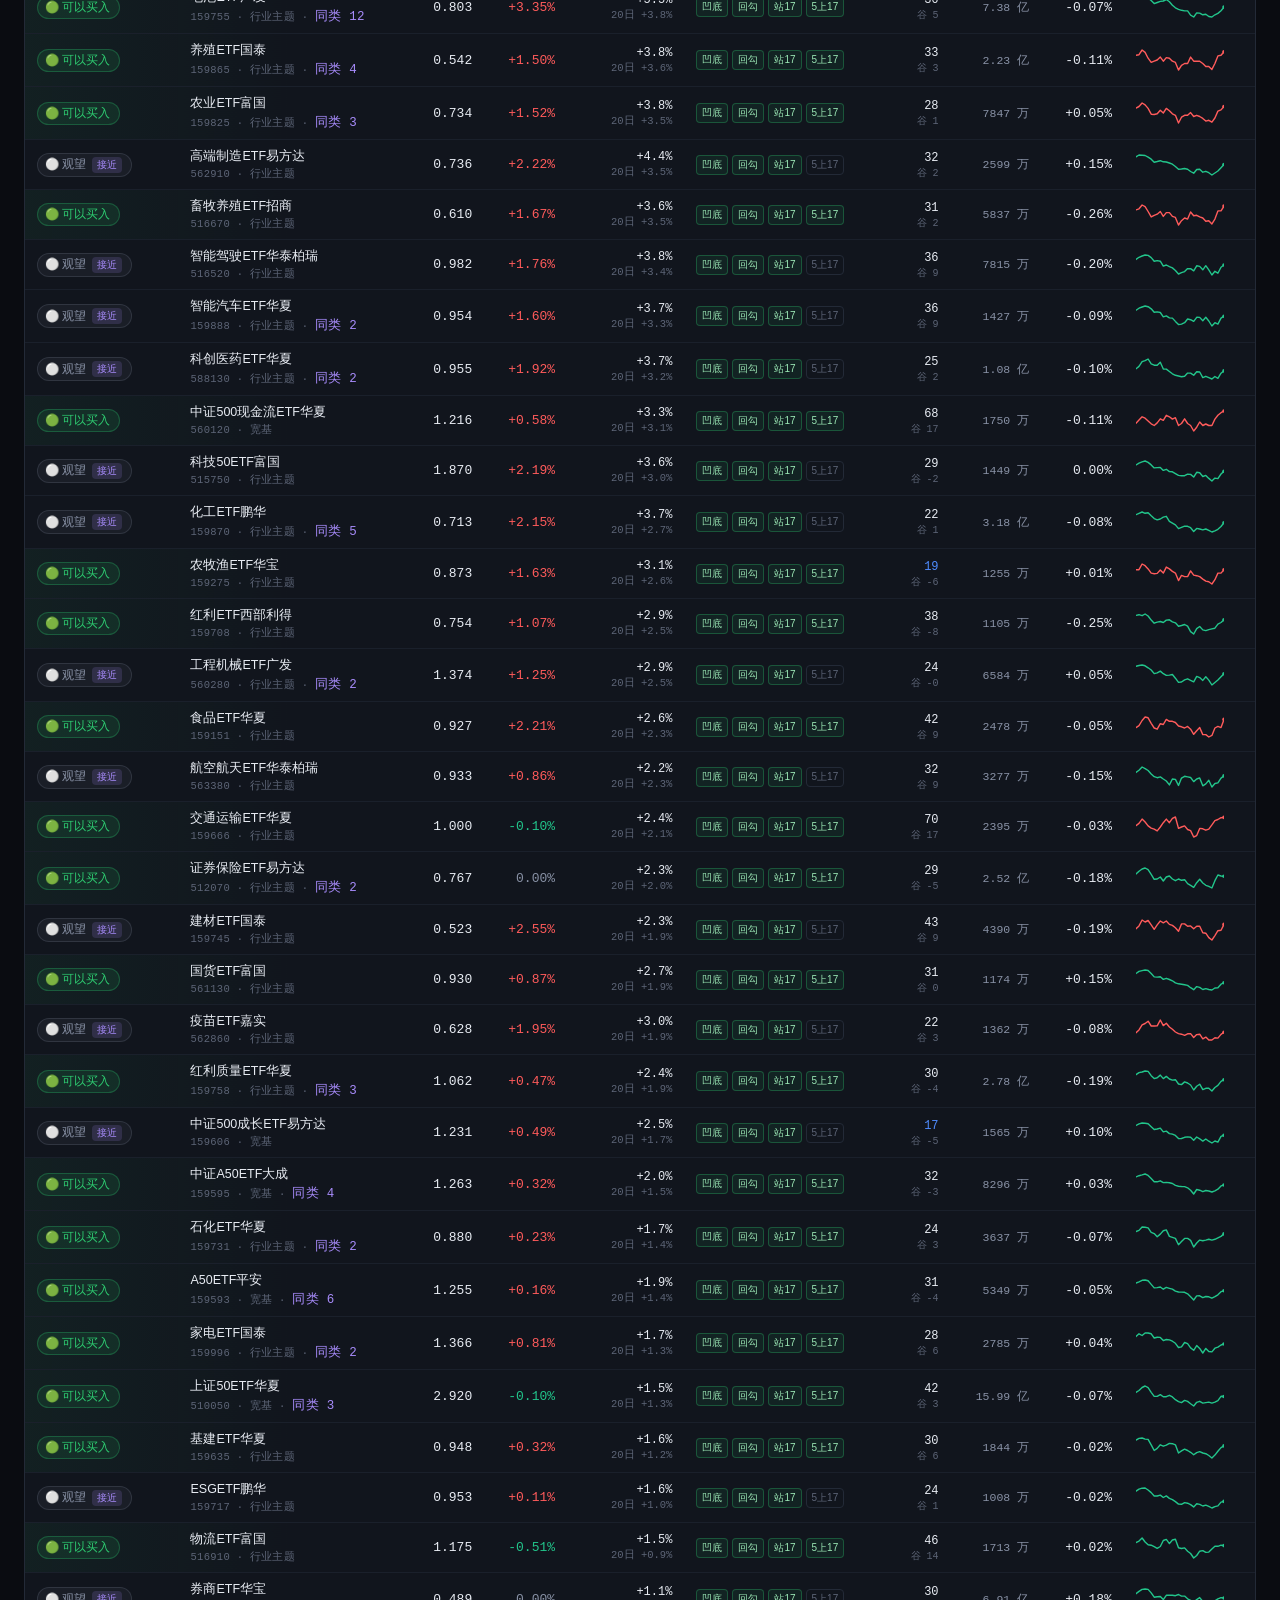
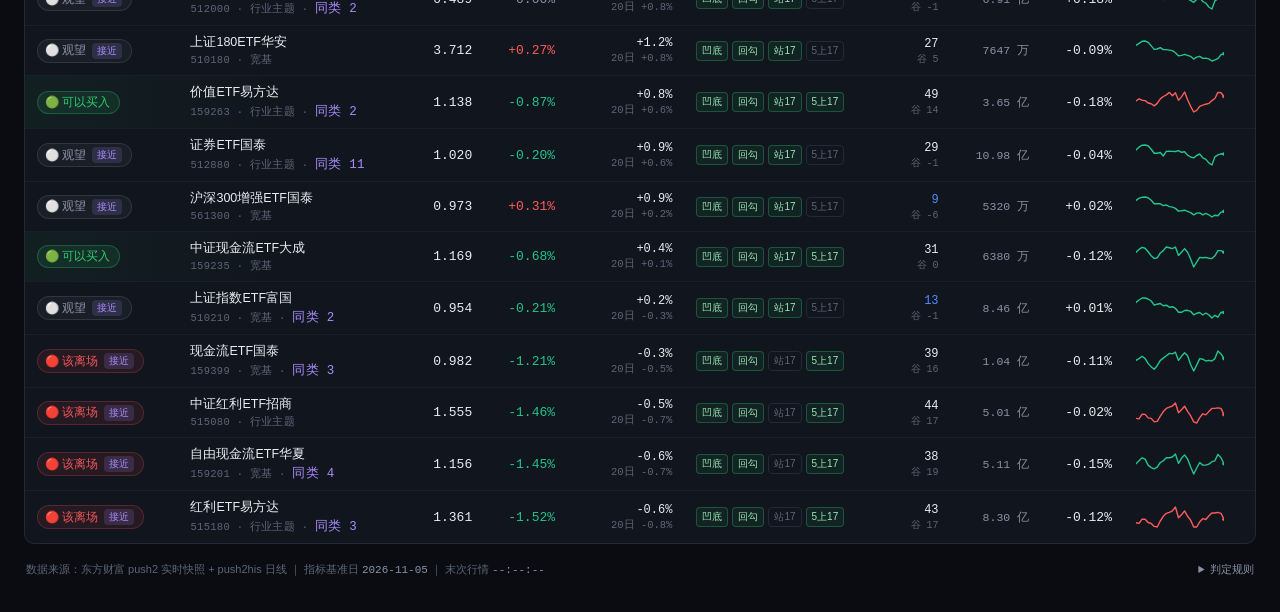
<file: site/index.html>
<!DOCTYPE html>
<html lang="zh-CN">
<head>
  <meta charset="UTF-8">
  <meta name="viewport" content="width=device-width, initial-scale=1.0">
  <title>ETF 买点工作台 · 博主波段法</title>
  <link rel="stylesheet" href="style.css">
</head>
<body>
  <div class="app">
    <header class="topbar">
      <div class="brand">
        <div class="logo" aria-hidden="true">
          <span></span><span></span><span></span>
        </div>
        <div class="brand-text">
          <h1>ETF 买点工作台</h1>
          <p>策略 v2 · 档位过滤 + 周线 KDJ 凹底 + 17 日线</p>
        </div>
      </div>
      <div class="status">
        <div class="tier" id="tier" title="进攻档=上证与创业板均在MA20上方；中性=其一；防守=都否"><span>档位</span><b>--</b></div>
        <div class="session" id="session"><i class="dot"></i><span>连接中</span></div>
        <div class="tick">
          <span class="tick-label">行情时间</span>
          <span class="tick-value" id="quote-time">--:--:--</span>
        </div>
        <div class="tick">
          <span class="tick-label">指标基准日</span>
          <span class="tick-value" id="base-date">--</span>
        </div>
        <button class="refresh-btn" id="refresh-btn" type="button">
          <svg viewBox="0 0 16 16" width="14" height="14" aria-hidden="true"><path d="M13.6 6.2a5.8 5.8 0 1 0 .2 3.2M13.6 2.6v3.6H10" fill="none" stroke="currentColor" stroke-width="1.5" stroke-linecap="round" stroke-linejoin="round"/></svg>
          <span id="refresh-label">刷新</span>
        </button>
      </div>
    </header>

    <section class="stats" id="stats" aria-label="信号统计">
      <button class="tile" data-filter="all"><span class="tile-label">全市场</span><strong id="stat-total">--</strong><em>只 ETF</em></button>
      <button class="tile tile-buy" data-filter="buy"><span class="tile-label">🟢 可以买入</span><strong id="stat-buy">--</strong><em>第一买点</em></button>
      <button class="tile tile-add" data-filter="add"><span class="tile-label">🔵 可以加仓</span><strong id="stat-add">--</strong><em>多头回踩</em></button>
      <button class="tile tile-trim" data-filter="trim"><span class="tile-label">🟡 可以减仓</span><strong id="stat-trim">--</strong><em>破 5 日线 / 超买</em></button>
      <button class="tile tile-exit" data-filter="exit"><span class="tile-label">🔴 该离场</span><strong id="stat-exit">--</strong><em>破 17 日线</em></button>
      <button class="tile tile-near" data-filter="near"><span class="tile-label">⏳ 接近买点</span><strong id="stat-near">--</strong><em>差一项条件</em></button>
    </section>

    <section class="toolbar">
      <div class="tool-row">
        <label class="search">
          <svg viewBox="0 0 16 16" width="14" height="14" aria-hidden="true"><circle cx="7" cy="7" r="4.5" fill="none" stroke="currentColor" stroke-width="1.5"/><path d="m10.5 10.5 3 3" stroke="currentColor" stroke-width="1.5" stroke-linecap="round"/></svg>
          <input id="search" type="search" placeholder="搜索名称或代码" autocomplete="off">
        </label>
        <div class="chips" id="signal-chips" role="group" aria-label="信号筛选">
          <button class="chip active" data-filter="opportunity">机会</button>
          <button class="chip" data-filter="all">全部</button>
          <button class="chip" data-filter="buy">买点</button>
          <button class="chip" data-filter="add">加仓</button>
          <button class="chip" data-filter="trim">减仓</button>
          <button class="chip" data-filter="exit">离场</button>
        </div>
        <div class="chips" id="asset-chips" role="group" aria-label="资产类型">
          <button class="chip active" data-asset="all">全类型</button>
          <button class="chip" data-asset="宽基">宽基</button>
          <button class="chip" data-asset="行业主题">行业</button>
          <button class="chip" data-asset="跨境">跨境</button>
          <button class="chip" data-asset="商品">商品</button>
          <button class="chip" data-asset="债券">债券</button>
        </div>
      </div>
      <div class="tool-row tool-row-sub">
        <label class="select">
          <span>成交额</span>
          <select id="min-amount">
            <option value="0">不限</option>
            <option value="10000000" selected>≥1000 万</option>
            <option value="30000000">≥3000 万</option>
            <option value="100000000">≥1 亿</option>
          </select>
        </label>
        <label class="select">
          <span>排序</span>
          <select id="sort">
            <option value="strength">趋势强度（距MA20）</option>
            <option value="signal">信号优先</option>
            <option value="score">综合分</option>
            <option value="dist">距 17 日线</option>
            <option value="j">周线 J</option>
            <option value="amount">成交额</option>
            <option value="pct">涨跌幅</option>
          </select>
        </label>
        <label class="select">
          <span>自动刷新</span>
          <select id="interval">
            <option value="30">30 秒</option>
            <option value="60">1 分钟</option>
            <option value="180" selected>3 分钟</option>
            <option value="300">5 分钟</option>
            <option value="0">暂停</option>
          </select>
        </label>
        <label class="check"><input type="checkbox" id="pool-only" checked><span>策略池</span></label>
        <label class="check"><input type="checkbox" id="dedup" checked><span>同赛道去重</span></label>
        <div class="counter" id="counter">下次刷新 30s</div>
        <div class="result-count" id="result-count">--</div>
      </div>
    </section>

    <div class="banner" id="banner" hidden></div>
    <div class="tier-note" id="tier-note" hidden></div>

    <main class="board">
      <table class="grid">
        <thead>
          <tr>
            <th class="col-signal">信号</th>
            <th class="col-name">名称 / 代码</th>
            <th class="col-num">现价</th>
            <th class="col-num">涨跌幅</th>
            <th class="col-num">距 17 / 20 日线</th>
            <th class="col-cond">四项条件</th>
            <th class="col-num">周线 J</th>
            <th class="col-num">成交额</th>
            <th class="col-num">溢价</th>
            <th class="col-spark">近 30 日</th>
          </tr>
        </thead>
        <tbody id="tbody"></tbody>
      </table>
      <div class="empty" id="empty" hidden></div>
    </main>

    <footer class="foot">
      <span>数据来源：东方财富 push2 实时快照 + push2his 日线 ｜ 指标基准日 <b id="foot-date">--</b> ｜ 末次行情 <b id="foot-time">--</b></span>
      <details class="rules">
        <summary>判定规则</summary>
        <p><b>档位（决定能不能开仓）</b>：上证与创业板均在 MA20 上方＝进攻档，可开新仓；仅其一＝中性档，不新开；都否＝防守档，只做持仓管理。回测（326 只 × 3 年）：博主买点仅进攻档有效（62 笔 / 胜率 43.5% / 均 +1.46% / 盈亏比 1.82），非进攻档为负期望。</p>
        <p><b>第一买点（🟢）</b>：周线 KDJ(9,3,3) 近 6 周 J 谷底 ≤ 20 且本周 J 回勾 ｜ 现价站上 17 日线 ｜ MA5 在 MA17 上方。买入排序按<b>距 MA20 由远到近</b>（趋势越强越前），同时最多 2 只。</p>
        <p><b>加仓（🔵）</b>：多头中回踩不破、站稳 5 日线。<b>减仓（🟡）</b>：多头中跌破 5 日线，或周线 J ≥ 80。<b>离场（🔴）</b>：跌破 17 日线，生命线失守。<b>观望（⚪）</b>：站上 17 日线但 5 日线未金叉。</p>
        <p><b>策略池</b>＝股票型（宽基/行业主题）、规模 ≥10 亿、成交额 ≥1000 万、溢价 ≤3%，即回测所用的 326 只口径；取消勾选可看全市场。</p>
        <p>盘中价格按实时价计入当日 K 线与当周 K 线，均线与周线 J 为动态值；收盘后才作为最终确认。溢价 = 市价 / IOPV − 1，&gt;3% 禁止买入。本页仅作信号提示，不构成投资建议。</p>
      </details>
    </footer>
  </div>

  <div class="drawer-mask" id="drawer-mask" hidden></div>
  <aside class="drawer" id="drawer" hidden aria-label="标的详情"></aside>

  <script type="module" src="app.js"></script>
</body>
</html>
</file>
<file: style.css>
:root {
  --bg: #0a0c11;
  --panel: #11151d;
  --panel-2: #161b25;
  --panel-3: #1b2130;
  --line: #232a37;
  --line-soft: #1a202b;
  --text: #e8ecf3;
  --muted: #8992a6;
  --dim: #5d6577;
  --buy: #2ecc71;
  --add: #4f8cff;
  --trim: #f0b429;
  --exit: #f0555b;
  --near: #a78bfa;
  --up: #ff5b5b;
  --down: #22c58b;
  --mono: "SF Mono", "JetBrains Mono", Menlo, Consolas, monospace;
}

* { box-sizing: border-box; }

html, body {
  margin: 0;
  height: 100%;
  background: var(--bg);
  color: var(--text);
  font-family: -apple-system, BlinkMacSystemFont, "PingFang SC", "Microsoft YaHei", "Segoe UI", sans-serif;
  font-size: 13px;
  -webkit-font-smoothing: antialiased;
}

body::before {
  content: "";
  position: fixed;
  inset: 0;
  pointer-events: none;
  background:
    radial-gradient(900px 500px at 15% -10%, rgba(79, 140, 255, .10), transparent 60%),
    radial-gradient(700px 400px at 95% 0%, rgba(46, 204, 113, .07), transparent 55%);
}

.app {
  position: relative;
  max-width: 1560px;
  margin: 0 auto;
  padding: 20px 24px 32px;
  display: flex;
  flex-direction: column;
  gap: 14px;
  min-height: 100%;
}

/* ---------- 顶部 ---------- */
.topbar {
  display: flex;
  align-items: center;
  justify-content: space-between;
  gap: 18px;
  padding: 4px 2px 10px;
  border-bottom: 1px solid var(--line-soft);
}

.brand { display: flex; align-items: center; gap: 12px; }

.logo {
  width: 34px; height: 34px;
  border-radius: 9px;
  background: linear-gradient(145deg, #1d2637, #121722);
  border: 1px solid var(--line);
  display: flex; align-items: flex-end; justify-content: center;
  gap: 3px; padding: 7px;
}
.logo span { width: 4px; border-radius: 2px; background: var(--add); }
.logo span:nth-child(1) { height: 9px; opacity: .55; }
.logo span:nth-child(2) { height: 16px; }
.logo span:nth-child(3) { height: 12px; background: var(--buy); }

.brand-text h1 { margin: 0; font-size: 17px; font-weight: 600; letter-spacing: .3px; }
.brand-text p { margin: 2px 0 0; font-size: 11.5px; color: var(--dim); letter-spacing: .2px; }

.status { display: flex; align-items: center; gap: 18px; }

.session {
  display: inline-flex; align-items: center; gap: 7px;
  padding: 5px 11px 5px 9px;
  border-radius: 999px;
  border: 1px solid var(--line);
  background: var(--panel);
  font-size: 12px; color: var(--muted);
  white-space: nowrap;
}
.session .dot { width: 7px; height: 7px; border-radius: 50%; background: var(--dim); }
.session.live { color: #b9f6d2; border-color: rgba(46, 204, 113, .35); background: rgba(46, 204, 113, .08); }
.session.live .dot { background: var(--buy); box-shadow: 0 0 0 0 rgba(46,204,113,.55); animation: pulse 2s infinite; }
.session.closed { color: #c9cfdb; }
.session.closed .dot { background: var(--dim); }

@keyframes pulse {
  0% { box-shadow: 0 0 0 0 rgba(46,204,113,.45); }
  70% { box-shadow: 0 0 0 7px rgba(46,204,113,0); }
  100% { box-shadow: 0 0 0 0 rgba(46,204,113,0); }
}

.tier {
  display: inline-flex; align-items: center; gap: 7px;
  padding: 5px 11px; border-radius: 999px;
  border: 1px solid var(--line); background: var(--panel);
  font-size: 12px; color: var(--muted); white-space: nowrap;
}
.tier b { font-weight: 600; color: var(--text); }
.tier[data-t="进攻"] { border-color: rgba(46,204,113,.4); background: rgba(46,204,113,.08); color: #b9f6d2; }
.tier[data-t="进攻"] b { color: var(--buy); }
.tier[data-t="中性"] { border-color: rgba(240,180,41,.35); background: rgba(240,180,41,.07); color: #f2cf8a; }
.tier[data-t="中性"] b { color: var(--trim); }
.tier[data-t="防守"] { border-color: rgba(240,85,91,.3); background: rgba(240,85,91,.07); color: #f2b3b6; }
.tier[data-t="防守"] b { color: var(--exit); }

.tier-note {
  padding: 10px 14px; border-radius: 9px;
  border: 1px solid rgba(240,180,41,.3);
  background: rgba(240,180,41,.07);
  color: #f0d3a0; font-size: 12.5px; line-height: 1.7;
}
.tier-note b { color: #ffe0a8; }

.tick { display: flex; flex-direction: column; gap: 2px; }
.tick-label { font-size: 10px; color: var(--dim); letter-spacing: .4px; }
.tick-value { font-family: var(--mono); font-size: 12.5px; color: var(--muted); font-variant-numeric: tabular-nums; }

.refresh-btn {
  display: inline-flex; align-items: center; gap: 6px;
  padding: 7px 13px;
  border-radius: 8px;
  border: 1px solid var(--line);
  background: var(--panel-2);
  color: var(--text);
  font-size: 12.5px;
  cursor: pointer;
  transition: background .15s, border-color .15s;
}
.refresh-btn:hover { background: var(--panel-3); border-color: #2f394b; }
.refresh-btn.loading svg { animation: spin .8s linear infinite; }
.refresh-btn:disabled { opacity: .55; cursor: default; }
@keyframes spin { to { transform: rotate(360deg); } }

/* ---------- 统计 ---------- */
.stats {
  display: grid;
  grid-template-columns: repeat(6, minmax(0, 1fr));
  gap: 10px;
}

.tile {
  position: relative;
  display: flex; flex-direction: column; gap: 3px;
  padding: 12px 14px 11px;
  border-radius: 10px;
  border: 1px solid var(--line);
  background: linear-gradient(180deg, var(--panel-2), var(--panel));
  color: var(--text);
  text-align: left;
  cursor: pointer;
  overflow: hidden;
  transition: border-color .15s, transform .15s;
}
.tile:hover { border-color: #2f394b; transform: translateY(-1px); }
.tile::after {
  content: ""; position: absolute; left: 0; top: 10px; bottom: 10px;
  width: 2px; border-radius: 2px; background: var(--dim); opacity: .0;
}
.tile.active::after { opacity: 1; }
.tile.active { border-color: #34405a; background: linear-gradient(180deg, #1c2331, var(--panel)); }

.tile-label { font-size: 11.5px; color: var(--muted); letter-spacing: .2px; }
.tile strong { font-family: var(--mono); font-size: 23px; font-weight: 600; line-height: 1.15; font-variant-numeric: tabular-nums; }
.tile em { font-style: normal; font-size: 10.5px; color: var(--dim); }

.tile-buy::after { background: var(--buy); }
.tile-add::after { background: var(--add); }
.tile-trim::after { background: var(--trim); }
.tile-exit::after { background: var(--exit); }
.tile-near::after { background: var(--near); }
.tile-buy strong { color: var(--buy); }
.tile-add strong { color: var(--add); }
.tile-trim strong { color: var(--trim); }
.tile-exit strong { color: var(--exit); }
.tile-near strong { color: var(--near); }

/* ---------- 工具栏 ---------- */
.toolbar {
  display: flex; flex-direction: column; gap: 10px;
  padding: 12px 14px;
  border: 1px solid var(--line);
  border-radius: 10px;
  background: var(--panel);
}

.tool-row { display: flex; align-items: center; gap: 14px; flex-wrap: wrap; }
.tool-row-sub { padding-top: 2px; }

.search {
  display: inline-flex; align-items: center; gap: 8px;
  padding: 7px 11px;
  width: 240px;
  border-radius: 8px;
  border: 1px solid var(--line);
  background: var(--panel-2);
  color: var(--dim);
}
.search:focus-within { border-color: #38507a; color: var(--muted); }
.search input {
  flex: 1; min-width: 0;
  border: 0; outline: 0; background: transparent;
  color: var(--text); font-size: 12.5px;
}
.search input::placeholder { color: var(--dim); }

.chips { display: inline-flex; gap: 4px; padding: 3px; border-radius: 8px; background: var(--panel-2); border: 1px solid var(--line-soft); }
.chip {
  padding: 5px 11px;
  border: 0; border-radius: 6px;
  background: transparent; color: var(--muted);
  font-size: 12px; cursor: pointer;
  transition: background .12s, color .12s;
}
.chip:hover { color: var(--text); }
.chip.active { background: var(--panel-3); color: var(--text); box-shadow: inset 0 0 0 1px #2e394d; }

.select { display: inline-flex; align-items: center; gap: 7px; font-size: 12px; color: var(--dim); }
.select select {
  padding: 6px 9px;
  border-radius: 7px;
  border: 1px solid var(--line);
  background: var(--panel-2);
  color: var(--text);
  font-size: 12px;
  outline: none;
  cursor: pointer;
}
.select select:focus { border-color: #38507a; }

.check { display: inline-flex; align-items: center; gap: 6px; font-size: 12px; color: var(--muted); cursor: pointer; }
.check input { width: 13px; height: 13px; accent-color: var(--add); cursor: pointer; }

.name-cell .peer { color: var(--near); }

.counter { margin-left: auto; font-size: 11.5px; color: var(--dim); font-variant-numeric: tabular-nums; }
.result-count { font-size: 11.5px; color: var(--muted); font-variant-numeric: tabular-nums; }

.banner {
  padding: 9px 13px;
  border-radius: 8px;
  border: 1px solid rgba(240, 180, 41, .35);
  background: rgba(240, 180, 41, .08);
  color: #f2cf8a;
  font-size: 12px;
}

/* ---------- 表格 ---------- */
.board {
  border: 1px solid var(--line);
  border-radius: 10px;
  background: var(--panel);
  overflow-x: auto;
}
.grid { min-width: 1580px; }

.grid { width: 100%; border-collapse: collapse; }

.grid thead th {
  position: sticky; top: 0; z-index: 2;
  padding: 9px 12px;
  background: #121722;
  border-bottom: 1px solid var(--line);
  color: var(--dim);
  font-size: 11px;
  font-weight: 500;
  letter-spacing: .3px;
  text-align: left;
  white-space: nowrap;
}
.grid thead th.col-num { text-align: right; }
.grid thead th.sortable { cursor: pointer; user-select: none; transition: color .12s; }
.grid thead th.sortable:hover { color: var(--text); }
.grid thead th.sorted { color: var(--accent, #cfd8ea); }
.grid thead th[data-dir="desc"]::after { content: " ↓"; color: var(--add); }
.grid thead th[data-dir="asc"]::after { content: " ↑"; color: var(--add); }

.inflow.pos { color: var(--up); }
.inflow.neg { color: var(--down); }

.grid tbody tr {
  border-bottom: 1px solid var(--line-soft);
  cursor: pointer;
  transition: background .1s;
}
.grid tbody tr:last-child { border-bottom: 0; }
.grid tbody tr:hover { background: #151b26; }
.grid tbody tr.row-buy { background: linear-gradient(90deg, rgba(46,204,113,.06), transparent 22%); }
.grid tbody tr.row-buy:hover { background: linear-gradient(90deg, rgba(46,204,113,.11), transparent 26%); }
.grid tbody tr.open { background: #182031; }

.grid td { padding: 8px 12px; vertical-align: middle; }
.grid td.col-num { text-align: right; font-family: var(--mono); font-variant-numeric: tabular-nums; white-space: nowrap; }

.sig {
  display: inline-flex; align-items: center; gap: 6px;
  padding: 3px 9px 3px 7px;
  border-radius: 999px;
  font-size: 11.5px;
  white-space: nowrap;
  border: 1px solid transparent;
}
.sig[data-s="buy"]  { color: var(--buy);  background: rgba(46,204,113,.10);  border-color: rgba(46,204,113,.28); }
.sig[data-s="add"]  { color: var(--add);  background: rgba(79,140,255,.10);  border-color: rgba(79,140,255,.28); }
.sig[data-s="trim"] { color: var(--trim); background: rgba(240,180,41,.10);  border-color: rgba(240,180,41,.28); }
.sig[data-s="exit"] { color: var(--exit); background: rgba(240,85,91,.09);   border-color: rgba(240,85,91,.24); }
.sig[data-s="wait"] { color: var(--muted); background: rgba(137,146,166,.08); border-color: rgba(137,146,166,.2); }
.sig .gate-tag {
  font-size: 10px; padding: 1px 5px; border-radius: 4px;
  background: rgba(240,180,41,.14); color: var(--trim);
}
.sig .near-tag {
  font-size: 10px; padding: 1px 5px; border-radius: 4px;
  background: rgba(167,139,250,.16); color: var(--near);
}

.name-cell { display: flex; flex-direction: column; gap: 2px; min-width: 150px; }
.name-cell b { font-weight: 500; font-size: 12.5px; }
.name-cell span { font-family: var(--mono); font-size: 10.5px; color: var(--dim); letter-spacing: .3px; }

.pct.up { color: var(--up); }
.pct.down { color: var(--down); }
.pct.flat { color: var(--muted); }

.dist { font-size: 12px; }
.dstack { display: inline-flex; flex-direction: column; align-items: flex-end; gap: 1px; }
.dstack em { font-style: normal; font-size: 10.5px; color: var(--dim); font-family: var(--mono); }
.dist.pos { color: var(--up); }
.dist.neg { color: var(--down); }

.cond { display: inline-flex; gap: 4px; }
.cond i {
  font-style: normal;
  font-size: 10px;
  padding: 2px 5px;
  border-radius: 4px;
  border: 1px solid var(--line);
  color: var(--dim);
  white-space: nowrap;
}
.cond i.on { color: #9ae6b4; border-color: rgba(46,204,113,.3); background: rgba(46,204,113,.08); }

.jcell { display: inline-flex; flex-direction: column; align-items: flex-end; gap: 1px; }
.jcell b { font-weight: 500; font-size: 12px; }
.jcell span { font-size: 10px; color: var(--dim); font-family: var(--mono); }
.jcell.hot b { color: var(--trim); }
.jcell.cold b { color: var(--add); }

.amount { color: var(--muted); font-size: 11.5px; }

.premium.warn { color: var(--exit); }
.premium.zero { color: var(--dim); }

.spark svg { display: block; }

.empty {
  padding: 48px 20px;
  text-align: center;
  color: var(--muted);
  font-size: 13px;
  line-height: 1.9;
}
.empty b { color: var(--text); }

/* ---------- 页脚 ---------- */
.foot {
  display: flex; flex-wrap: wrap; gap: 10px 18px;
  align-items: flex-start; justify-content: space-between;
  padding: 2px 2px 0;
  color: var(--dim);
  font-size: 11px;
  line-height: 1.7;
}
.foot b { color: var(--muted); font-weight: 500; font-family: var(--mono); }
.rules { max-width: 720px; }
.rules summary { cursor: pointer; color: var(--muted); font-size: 11px; }
.rules p { margin: 5px 0 0; color: var(--dim); }

/* ---------- 详情抽屉 ---------- */
.drawer-mask {
  position: fixed; inset: 0; z-index: 20;
  background: rgba(4, 6, 10, .55);
  backdrop-filter: blur(2px);
}
.drawer {
  position: fixed; z-index: 21;
  top: 0; right: 0; bottom: 0;
  width: 400px; max-width: 92vw;
  padding: 20px 20px 28px;
  overflow-y: auto;
  background: #0e121a;
  border-left: 1px solid var(--line);
  box-shadow: -24px 0 48px rgba(0,0,0,.45);
  animation: slidein .18s ease-out;
}
@keyframes slidein { from { transform: translateX(24px); opacity: .6; } to { transform: none; opacity: 1; } }

.dw-head { display: flex; align-items: flex-start; justify-content: space-between; gap: 12px; }
.dw-title h2 { margin: 6px 0 2px; font-size: 16px; font-weight: 600; }
.dw-title p { margin: 0; font-family: var(--mono); font-size: 11px; color: var(--dim); }
.dw-close {
  border: 1px solid var(--line); background: var(--panel-2); color: var(--muted);
  width: 28px; height: 28px; border-radius: 7px; cursor: pointer; font-size: 15px; line-height: 1;
}
.dw-close:hover { color: var(--text); }

.dw-price { display: flex; align-items: baseline; gap: 12px; margin: 16px 0 4px; }
.dw-price strong { font-family: var(--mono); font-size: 30px; font-weight: 600; font-variant-numeric: tabular-nums; }
.dw-price span { font-family: var(--mono); font-size: 14px; }
.dw-sub { color: var(--dim); font-size: 11.5px; }

.dw-sec { margin-top: 18px; }
.dw-sec h3 {
  margin: 0 0 8px; font-size: 11px; font-weight: 500;
  color: var(--dim); letter-spacing: .6px; text-transform: uppercase;
}

.cond-list { display: flex; flex-direction: column; gap: 0; border: 1px solid var(--line-soft); border-radius: 9px; overflow: hidden; }
.cond-item {
  display: flex; align-items: center; justify-content: space-between; gap: 10px;
  padding: 9px 12px; background: var(--panel);
  border-bottom: 1px solid var(--line-soft);
  font-size: 12px;
}
.cond-item:last-child { border-bottom: 0; }
.cond-item .mark { font-size: 12px; }
.cond-item.pass .mark { color: var(--buy); }
.cond-item.fail .mark { color: var(--exit); }
.cond-item .v { font-family: var(--mono); color: var(--muted); font-size: 11.5px; }

.kv { display: grid; grid-template-columns: 1fr 1fr; gap: 8px; }
.kv div {
  padding: 9px 11px; border-radius: 8px;
  background: var(--panel); border: 1px solid var(--line-soft);
}
.kv span { display: block; font-size: 10.5px; color: var(--dim); margin-bottom: 3px; }
.kv b { font-family: var(--mono); font-size: 13px; font-weight: 500; }
.kv b.up { color: var(--up); }
.kv b.down { color: var(--down); }

.dw-chart { padding: 10px 8px 6px; background: var(--panel); border: 1px solid var(--line-soft); border-radius: 9px; }
.dw-chart svg { width: 100%; height: auto; display: block; }
.dw-chart .axis { font-family: var(--mono); font-size: 9px; fill: var(--dim); }

.reason {
  margin-top: 8px; padding: 11px 12px;
  border-radius: 8px;
  background: rgba(79,140,255,.06);
  border: 1px solid rgba(79,140,255,.18);
  color: #b9c6de; font-size: 12px; line-height: 1.7;
}
.reason.warn { background: rgba(240,85,91,.07); border-color: rgba(240,85,91,.22); color: #f2b3b6; }

.dw-note { margin-top: 18px; color: var(--dim); font-size: 10.5px; line-height: 1.8; }

@media (max-width: 1080px) {
  .stats { grid-template-columns: repeat(3, minmax(0, 1fr)); }
  .status .tick { display: none; }
  .search { width: 180px; }
}

@media (max-width: 720px) {
  .app { padding: 14px 12px 24px; }
  .topbar { flex-wrap: wrap; gap: 10px; }
  .stats { grid-template-columns: repeat(2, minmax(0, 1fr)); }
  .grid thead .col-cond, .grid tbody .col-cond,
  .grid thead .col-spark, .grid tbody .col-spark,
  .grid thead .col-premium, .grid tbody .col-premium,
  .grid thead .col-inflow, .grid tbody .col-inflow { display: none; }
  .counter { width: 100%; margin-left: 0; }
}

/* ---------- 视图切换与持仓 ---------- */
.tabs {
  display: flex; gap: 4px; padding-bottom: 2px;
  border-bottom: 1px solid var(--line-soft);
}
.tab {
  padding: 8px 16px; border: 0; background: transparent;
  color: var(--muted); font-size: 13px; cursor: pointer;
  border-bottom: 2px solid transparent; margin-bottom: -3px;
  transition: color .12s, border-color .12s;
}
.tab:hover { color: var(--text); }
.tab.active { color: var(--text); border-bottom-color: var(--add); }

.view { display: flex; flex-direction: column; gap: 14px; }
.view[hidden] { display: none; }

.pos-summary { display: grid; grid-template-columns: repeat(4, minmax(0, 1fr)); gap: 10px; }
.pos-summary > div {
  display: flex; flex-direction: column; gap: 4px;
  padding: 12px 14px; border: 1px solid var(--line); border-radius: 10px;
  background: linear-gradient(180deg, var(--panel-2), var(--panel));
}
.pos-summary span { font-size: 11.5px; color: var(--muted); }
.pos-summary b {
  font-family: var(--mono); font-size: 22px; font-weight: 600;
  font-variant-numeric: tabular-nums;
}
.pos-summary b.up { color: var(--up); }
.pos-summary b.trigger { color: var(--exit); }
.pos-summary b.down { color: var(--down); }

.pos-form {
  display: flex; gap: 8px; flex-wrap: wrap; align-items: center;
  padding: 12px 14px; border: 1px solid var(--line); border-radius: 10px;
  background: var(--panel);
}
.pos-form input {
  padding: 8px 10px; width: 132px;
  border-radius: 8px; border: 1px solid var(--line);
  background: var(--panel-2); color: var(--text);
  font-size: 12.5px; outline: none;
}
.pos-form input:focus { border-color: #38507a; }
.pos-form .pos-submit {
  padding: 8px 16px; border-radius: 8px; cursor: pointer; font-size: 12.5px;
  border: 1px solid rgba(79,140,255,.42); background: rgba(79,140,255,.14); color: #cfe0ff;
}
.pos-form .pos-clear {
  padding: 8px 14px; border-radius: 8px; cursor: pointer; font-size: 12.5px;
  border: 1px solid var(--line); background: transparent; color: var(--muted);
}
.pos-form .pos-clear:hover { color: var(--exit); border-color: rgba(240,85,91,.4); }
.pos-msg { font-size: 11.5px; color: var(--trim); min-height: 16px; }

.pos-advice { font-size: 12px; white-space: nowrap; }
.pos-advice.hold { color: var(--muted); }
.pos-advice.trim { color: var(--trim); }
.pos-advice.sell { color: var(--exit); }
.pos-del {
  border: 0; background: transparent; color: var(--dim);
  cursor: pointer; font-size: 15px; line-height: 1;
}
.pos-del:hover { color: var(--exit); }
.pos-note { color: var(--dim); font-size: 11px; line-height: 1.8; }

@media (max-width: 900px) {
  .pos-summary { grid-template-columns: repeat(2, minmax(0, 1fr)); }
}

.tab-badge {
  margin-left: 6px; padding: 0 6px; border-radius: 999px;
  font-size: 10.5px; background: rgba(240,85,91,.18); color: #ff9b9f;
}
.star {
  border: 0; background: transparent; cursor: pointer;
  color: #3a4356; font-size: 12px; padding: 0 4px 0 0; line-height: 1;
}
.star.on { color: #f0b429; }
.star:hover { color: #f0b429; }
.pos-summary { grid-template-columns: repeat(5, minmax(0, 1fr)); }

.flowcell { line-height: 1.55; }
.flowcell .pos { color: var(--up); }
.flowcell .neg { color: var(--down); }
.flowcell .dash { color: var(--dim); }

.trend-head { display: flex; align-items: baseline; gap: 8px; margin-bottom: 8px; }
.trend-badge { padding: 2px 9px; border-radius: 999px; font-size: 12px; border: 1px solid var(--line); }
.trend-badge.up { color: var(--up); border-color: rgba(255,91,91,.35); background: rgba(255,91,91,.08); }
.trend-badge.down { color: var(--down); border-color: rgba(34,197,139,.35); background: rgba(34,197,139,.08); }
.trend-badge.flat { color: var(--muted); }
.trend-head b { font-family: var(--mono); font-size: 20px; }
.trend-bar { height: 5px; border-radius: 3px; background: #1b2130; overflow: hidden; margin-bottom: 10px; }
.trend-bar i { display: block; height: 100%; border-radius: 3px; }
.trend-bar i.up { background: linear-gradient(90deg, #7a2f38, #ff5b5b); }
.trend-bar i.down { background: linear-gradient(90deg, #1d5c47, #22c58b); }
.trend-bar i.flat { background: #3a4356; }
.trend-lines { display: flex; flex-direction: column; gap: 0; border: 1px solid var(--line-soft); border-radius: 9px; overflow: hidden; }
.trend-lines div {
  display: flex; justify-content: space-between; gap: 10px;
  padding: 8px 12px; background: var(--panel);
  border-bottom: 1px solid var(--line-soft); font-size: 12px;
}
.trend-lines div:last-child { border-bottom: 0; }
.trend-lines span { color: var(--dim); white-space: nowrap; }
.trend-lines b { font-family: var(--mono); font-weight: 500; font-size: 11.5px; color: var(--muted); text-align: right; }

.flow-badge {
  display: inline-flex; align-items: center; gap: 4px;
  padding: 2px 8px; border-radius: 999px;
  font-size: 11.5px; white-space: nowrap;
  border: 1px solid var(--line);
}
.flow-badge.in { color: var(--up); border-color: rgba(255,91,91,.35); background: rgba(255,91,91,.08); }
.flow-badge.out { color: var(--down); border-color: rgba(34,197,139,.35); background: rgba(34,197,139,.08); }
.flow-badge.mix { color: var(--muted); }
.flow-pace { display: block; margin-top: 3px; font-size: 10px; color: var(--dim); }

.ma-badge {
  display: inline-block; padding: 2px 8px; border-radius: 999px;
  font-size: 11.5px; white-space: nowrap; border: 1px solid var(--line);
}
.ma-badge.up { color: var(--up); border-color: rgba(255,91,91,.35); background: rgba(255,91,91,.08); }
.ma-badge.down { color: var(--down); border-color: rgba(34,197,139,.35); background: rgba(34,197,139,.08); }
.ma-badge.flat { color: var(--muted); }

.macell em { font-style: normal; margin-left: 4px; font-size: 10px; color: var(--dim); }

.hold-toggle {
  padding: 3px 9px; border-radius: 999px; cursor: pointer;
  font-size: 11px; border: 1px solid var(--line);
  background: transparent; color: var(--dim); white-space: nowrap;
}
.hold-toggle:hover { color: var(--text); border-color: #2f394b; }
.hold-toggle.on { color: #f0b429; border-color: rgba(240,180,41,.4); background: rgba(240,180,41,.08); }

.check-bar { display: flex; gap: 8px; align-items: center; flex-wrap: wrap; }
.check-bar input {
  width: 320px; padding: 9px 12px; border-radius: 8px;
  border: 1px solid var(--line); background: var(--panel-2);
  color: var(--text); font-size: 13px; outline: none;
}
.check-bar input:focus { border-color: #38507a; }
.check-card { border: 1px solid var(--line); border-radius: 10px; background: var(--panel); padding: 16px 18px; }
.check-head { display: flex; align-items: baseline; gap: 12px; flex-wrap: wrap; margin-bottom: 4px; }
.check-head h2 { margin: 0; font-size: 17px; }
.check-head .code { font-family: var(--mono); color: var(--dim); font-size: 12px; }
.check-head .price { font-family: var(--mono); font-size: 20px; }
.check-verdict {
  margin: 14px 0 4px; padding: 12px 14px; border-radius: 9px;
  font-size: 14px; line-height: 1.7; border: 1px solid var(--line);
}
.check-verdict.ok { color: #9ae6b4; border-color: rgba(46,204,113,.35); background: rgba(46,204,113,.08); }
.check-verdict.no { color: #f2b3b6; border-color: rgba(240,85,91,.3); background: rgba(240,85,91,.07); }
.check-verdict.warn { color: #f0d3a0; border-color: rgba(240,180,41,.3); background: rgba(240,180,41,.07); }
.check-verdict small { display: block; color: var(--dim); font-size: 11.5px; margin-top: 4px; }
.check-steps { margin-top: 12px; display: flex; flex-direction: column; border: 1px solid var(--line-soft); border-radius: 9px; overflow: hidden; }
.check-step { display: flex; justify-content: space-between; gap: 12px; padding: 10px 14px; background: var(--panel); border-bottom: 1px solid var(--line-soft); font-size: 12.5px; }
.check-step:last-child { border-bottom: 0; }
.check-step .mark { font-weight: 600; margin-right: 6px; }
.check-step.pass .mark { color: var(--buy); }
.check-step.fail .mark { color: var(--exit); }
.check-step.warn .mark { color: var(--trim); }
.check-step .v { color: var(--muted); font-family: var(--mono); font-size: 11.5px; text-align: right; }
.dw-check { margin-top: 14px; width: 100%; padding: 9px; border-radius: 8px; cursor: pointer;
  border: 1px solid rgba(79,140,255,.4); background: rgba(79,140,255,.12); color: #cfe0ff; font-size: 12.5px; }

.sbl-note {
  padding: 11px 14px; border-radius: 9px; font-size: 12px; line-height: 1.8;
  border: 1px solid rgba(79,140,255,.25); background: rgba(79,140,255,.06); color: #b9c6de;
}
.sbl-note b { color: #dbe6ff; }
.sbl-sec { margin-top: 16px; }
.sbl-sec h3 { margin: 0 0 8px; font-size: 12.5px; color: var(--muted); font-weight: 500; }
.sbl-sec h3 span { color: var(--dim); font-size: 11px; margin-left: 6px; }
.sbl-grid { min-width: 1100px; }
.sbl-empty { padding: 22px; text-align: center; color: var(--dim); font-size: 12.5px; }

.sim-grid { min-width: 1000px; }
</file>
<file: site/style.css>
:root {
  --bg: #0a0c11;
  --panel: #11151d;
  --panel-2: #161b25;
  --panel-3: #1b2130;
  --line: #232a37;
  --line-soft: #1a202b;
  --text: #e8ecf3;
  --muted: #8992a6;
  --dim: #5d6577;
  --buy: #2ecc71;
  --add: #4f8cff;
  --trim: #f0b429;
  --exit: #f0555b;
  --near: #a78bfa;
  --up: #ff5b5b;
  --down: #22c58b;
  --mono: "SF Mono", "JetBrains Mono", Menlo, Consolas, monospace;
}

* { box-sizing: border-box; }

html, body {
  margin: 0;
  height: 100%;
  background: var(--bg);
  color: var(--text);
  font-family: -apple-system, BlinkMacSystemFont, "PingFang SC", "Microsoft YaHei", "Segoe UI", sans-serif;
  font-size: 13px;
  -webkit-font-smoothing: antialiased;
}

body::before {
  content: "";
  position: fixed;
  inset: 0;
  pointer-events: none;
  background:
    radial-gradient(900px 500px at 15% -10%, rgba(79, 140, 255, .10), transparent 60%),
    radial-gradient(700px 400px at 95% 0%, rgba(46, 204, 113, .07), transparent 55%);
}

.app {
  position: relative;
  max-width: 1560px;
  margin: 0 auto;
  padding: 20px 24px 32px;
  display: flex;
  flex-direction: column;
  gap: 14px;
  min-height: 100%;
}

/* ---------- 顶部 ---------- */
.topbar {
  display: flex;
  align-items: center;
  justify-content: space-between;
  gap: 18px;
  padding: 4px 2px 10px;
  border-bottom: 1px solid var(--line-soft);
}

.brand { display: flex; align-items: center; gap: 12px; }

.logo {
  width: 34px; height: 34px;
  border-radius: 9px;
  background: linear-gradient(145deg, #1d2637, #121722);
  border: 1px solid var(--line);
  display: flex; align-items: flex-end; justify-content: center;
  gap: 3px; padding: 7px;
}
.logo span { width: 4px; border-radius: 2px; background: var(--add); }
.logo span:nth-child(1) { height: 9px; opacity: .55; }
.logo span:nth-child(2) { height: 16px; }
.logo span:nth-child(3) { height: 12px; background: var(--buy); }

.brand-text h1 { margin: 0; font-size: 17px; font-weight: 600; letter-spacing: .3px; }
.brand-text p { margin: 2px 0 0; font-size: 11.5px; color: var(--dim); letter-spacing: .2px; }

.status { display: flex; align-items: center; gap: 18px; }

.session {
  display: inline-flex; align-items: center; gap: 7px;
  padding: 5px 11px 5px 9px;
  border-radius: 999px;
  border: 1px solid var(--line);
  background: var(--panel);
  font-size: 12px; color: var(--muted);
  white-space: nowrap;
}
.session .dot { width: 7px; height: 7px; border-radius: 50%; background: var(--dim); }
.session.live { color: #b9f6d2; border-color: rgba(46, 204, 113, .35); background: rgba(46, 204, 113, .08); }
.session.live .dot { background: var(--buy); box-shadow: 0 0 0 0 rgba(46,204,113,.55); animation: pulse 2s infinite; }
.session.closed { color: #c9cfdb; }
.session.closed .dot { background: var(--dim); }

@keyframes pulse {
  0% { box-shadow: 0 0 0 0 rgba(46,204,113,.45); }
  70% { box-shadow: 0 0 0 7px rgba(46,204,113,0); }
  100% { box-shadow: 0 0 0 0 rgba(46,204,113,0); }
}

.tier {
  display: inline-flex; align-items: center; gap: 7px;
  padding: 5px 11px; border-radius: 999px;
  border: 1px solid var(--line); background: var(--panel);
  font-size: 12px; color: var(--muted); white-space: nowrap;
}
.tier b { font-weight: 600; color: var(--text); }
.tier[data-t="进攻"] { border-color: rgba(46,204,113,.4); background: rgba(46,204,113,.08); color: #b9f6d2; }
.tier[data-t="进攻"] b { color: var(--buy); }
.tier[data-t="中性"] { border-color: rgba(240,180,41,.35); background: rgba(240,180,41,.07); color: #f2cf8a; }
.tier[data-t="中性"] b { color: var(--trim); }
.tier[data-t="防守"] { border-color: rgba(240,85,91,.3); background: rgba(240,85,91,.07); color: #f2b3b6; }
.tier[data-t="防守"] b { color: var(--exit); }

.tier-note {
  padding: 10px 14px; border-radius: 9px;
  border: 1px solid rgba(240,180,41,.3);
  background: rgba(240,180,41,.07);
  color: #f0d3a0; font-size: 12.5px; line-height: 1.7;
}
.tier-note b { color: #ffe0a8; }

.tick { display: flex; flex-direction: column; gap: 2px; }
.tick-label { font-size: 10px; color: var(--dim); letter-spacing: .4px; }
.tick-value { font-family: var(--mono); font-size: 12.5px; color: var(--muted); font-variant-numeric: tabular-nums; }

.refresh-btn {
  display: inline-flex; align-items: center; gap: 6px;
  padding: 7px 13px;
  border-radius: 8px;
  border: 1px solid var(--line);
  background: var(--panel-2);
  color: var(--text);
  font-size: 12.5px;
  cursor: pointer;
  transition: background .15s, border-color .15s;
}
.refresh-btn:hover { background: var(--panel-3); border-color: #2f394b; }
.refresh-btn.loading svg { animation: spin .8s linear infinite; }
.refresh-btn:disabled { opacity: .55; cursor: default; }
@keyframes spin { to { transform: rotate(360deg); } }

/* ---------- 统计 ---------- */
.stats {
  display: grid;
  grid-template-columns: repeat(6, minmax(0, 1fr));
  gap: 10px;
}

.tile {
  position: relative;
  display: flex; flex-direction: column; gap: 3px;
  padding: 12px 14px 11px;
  border-radius: 10px;
  border: 1px solid var(--line);
  background: linear-gradient(180deg, var(--panel-2), var(--panel));
  color: var(--text);
  text-align: left;
  cursor: pointer;
  overflow: hidden;
  transition: border-color .15s, transform .15s;
}
.tile:hover { border-color: #2f394b; transform: translateY(-1px); }
.tile::after {
  content: ""; position: absolute; left: 0; top: 10px; bottom: 10px;
  width: 2px; border-radius: 2px; background: var(--dim); opacity: .0;
}
.tile.active::after { opacity: 1; }
.tile.active { border-color: #34405a; background: linear-gradient(180deg, #1c2331, var(--panel)); }

.tile-label { font-size: 11.5px; color: var(--muted); letter-spacing: .2px; }
.tile strong { font-family: var(--mono); font-size: 23px; font-weight: 600; line-height: 1.15; font-variant-numeric: tabular-nums; }
.tile em { font-style: normal; font-size: 10.5px; color: var(--dim); }

.tile-buy::after { background: var(--buy); }
.tile-add::after { background: var(--add); }
.tile-trim::after { background: var(--trim); }
.tile-exit::after { background: var(--exit); }
.tile-near::after { background: var(--near); }
.tile-buy strong { color: var(--buy); }
.tile-add strong { color: var(--add); }
.tile-trim strong { color: var(--trim); }
.tile-exit strong { color: var(--exit); }
.tile-near strong { color: var(--near); }

/* ---------- 工具栏 ---------- */
.toolbar {
  display: flex; flex-direction: column; gap: 10px;
  padding: 12px 14px;
  border: 1px solid var(--line);
  border-radius: 10px;
  background: var(--panel);
}

.tool-row { display: flex; align-items: center; gap: 14px; flex-wrap: wrap; }
.tool-row-sub { padding-top: 2px; }

.search {
  display: inline-flex; align-items: center; gap: 8px;
  padding: 7px 11px;
  width: 240px;
  border-radius: 8px;
  border: 1px solid var(--line);
  background: var(--panel-2);
  color: var(--dim);
}
.search:focus-within { border-color: #38507a; color: var(--muted); }
.search input {
  flex: 1; min-width: 0;
  border: 0; outline: 0; background: transparent;
  color: var(--text); font-size: 12.5px;
}
.search input::placeholder { color: var(--dim); }

.chips { display: inline-flex; gap: 4px; padding: 3px; border-radius: 8px; background: var(--panel-2); border: 1px solid var(--line-soft); }
.chip {
  padding: 5px 11px;
  border: 0; border-radius: 6px;
  background: transparent; color: var(--muted);
  font-size: 12px; cursor: pointer;
  transition: background .12s, color .12s;
}
.chip:hover { color: var(--text); }
.chip.active { background: var(--panel-3); color: var(--text); box-shadow: inset 0 0 0 1px #2e394d; }

.select { display: inline-flex; align-items: center; gap: 7px; font-size: 12px; color: var(--dim); }
.select select {
  padding: 6px 9px;
  border-radius: 7px;
  border: 1px solid var(--line);
  background: var(--panel-2);
  color: var(--text);
  font-size: 12px;
  outline: none;
  cursor: pointer;
}
.select select:focus { border-color: #38507a; }

.check { display: inline-flex; align-items: center; gap: 6px; font-size: 12px; color: var(--muted); cursor: pointer; }
.check input { width: 13px; height: 13px; accent-color: var(--add); cursor: pointer; }

.name-cell .peer { color: var(--near); }

.counter { margin-left: auto; font-size: 11.5px; color: var(--dim); font-variant-numeric: tabular-nums; }
.result-count { font-size: 11.5px; color: var(--muted); font-variant-numeric: tabular-nums; }

.banner {
  padding: 9px 13px;
  border-radius: 8px;
  border: 1px solid rgba(240, 180, 41, .35);
  background: rgba(240, 180, 41, .08);
  color: #f2cf8a;
  font-size: 12px;
}

/* ---------- 表格 ---------- */
.board {
  border: 1px solid var(--line);
  border-radius: 10px;
  background: var(--panel);
  overflow: hidden;
}

.grid { width: 100%; border-collapse: collapse; }

.grid thead th {
  position: sticky; top: 0; z-index: 2;
  padding: 9px 12px;
  background: #121722;
  border-bottom: 1px solid var(--line);
  color: var(--dim);
  font-size: 11px;
  font-weight: 500;
  letter-spacing: .3px;
  text-align: left;
  white-space: nowrap;
}
.grid thead th.col-num { text-align: right; }

.grid tbody tr {
  border-bottom: 1px solid var(--line-soft);
  cursor: pointer;
  transition: background .1s;
}
.grid tbody tr:last-child { border-bottom: 0; }
.grid tbody tr:hover { background: #151b26; }
.grid tbody tr.row-buy { background: linear-gradient(90deg, rgba(46,204,113,.06), transparent 22%); }
.grid tbody tr.row-buy:hover { background: linear-gradient(90deg, rgba(46,204,113,.11), transparent 26%); }
.grid tbody tr.open { background: #182031; }

.grid td { padding: 8px 12px; vertical-align: middle; }
.grid td.col-num { text-align: right; font-family: var(--mono); font-variant-numeric: tabular-nums; white-space: nowrap; }

.sig {
  display: inline-flex; align-items: center; gap: 6px;
  padding: 3px 9px 3px 7px;
  border-radius: 999px;
  font-size: 11.5px;
  white-space: nowrap;
  border: 1px solid transparent;
}
.sig[data-s="buy"]  { color: var(--buy);  background: rgba(46,204,113,.10);  border-color: rgba(46,204,113,.28); }
.sig[data-s="add"]  { color: var(--add);  background: rgba(79,140,255,.10);  border-color: rgba(79,140,255,.28); }
.sig[data-s="trim"] { color: var(--trim); background: rgba(240,180,41,.10);  border-color: rgba(240,180,41,.28); }
.sig[data-s="exit"] { color: var(--exit); background: rgba(240,85,91,.09);   border-color: rgba(240,85,91,.24); }
.sig[data-s="wait"] { color: var(--muted); background: rgba(137,146,166,.08); border-color: rgba(137,146,166,.2); }
.sig .gate-tag {
  font-size: 10px; padding: 1px 5px; border-radius: 4px;
  background: rgba(240,180,41,.14); color: var(--trim);
}
.sig .near-tag {
  font-size: 10px; padding: 1px 5px; border-radius: 4px;
  background: rgba(167,139,250,.16); color: var(--near);
}

.name-cell { display: flex; flex-direction: column; gap: 2px; min-width: 150px; }
.name-cell b { font-weight: 500; font-size: 12.5px; }
.name-cell span { font-family: var(--mono); font-size: 10.5px; color: var(--dim); letter-spacing: .3px; }

.pct.up { color: var(--up); }
.pct.down { color: var(--down); }
.pct.flat { color: var(--muted); }

.dist { font-size: 12px; }
.dstack { display: inline-flex; flex-direction: column; align-items: flex-end; gap: 1px; }
.dstack em { font-style: normal; font-size: 10.5px; color: var(--dim); font-family: var(--mono); }
.dist.pos { color: var(--up); }
.dist.neg { color: var(--down); }

.cond { display: inline-flex; gap: 4px; }
.cond i {
  font-style: normal;
  font-size: 10px;
  padding: 2px 5px;
  border-radius: 4px;
  border: 1px solid var(--line);
  color: var(--dim);
  white-space: nowrap;
}
.cond i.on { color: #9ae6b4; border-color: rgba(46,204,113,.3); background: rgba(46,204,113,.08); }

.jcell { display: inline-flex; flex-direction: column; align-items: flex-end; gap: 1px; }
.jcell b { font-weight: 500; font-size: 12px; }
.jcell span { font-size: 10px; color: var(--dim); font-family: var(--mono); }
.jcell.hot b { color: var(--trim); }
.jcell.cold b { color: var(--add); }

.amount { color: var(--muted); font-size: 11.5px; }

.premium.warn { color: var(--exit); }
.premium.zero { color: var(--dim); }

.spark svg { display: block; }

.empty {
  padding: 48px 20px;
  text-align: center;
  color: var(--muted);
  font-size: 13px;
  line-height: 1.9;
}
.empty b { color: var(--text); }

/* ---------- 页脚 ---------- */
.foot {
  display: flex; flex-wrap: wrap; gap: 10px 18px;
  align-items: flex-start; justify-content: space-between;
  padding: 2px 2px 0;
  color: var(--dim);
  font-size: 11px;
  line-height: 1.7;
}
.foot b { color: var(--muted); font-weight: 500; font-family: var(--mono); }
.rules { max-width: 720px; }
.rules summary { cursor: pointer; color: var(--muted); font-size: 11px; }
.rules p { margin: 5px 0 0; color: var(--dim); }

/* ---------- 详情抽屉 ---------- */
.drawer-mask {
  position: fixed; inset: 0; z-index: 20;
  background: rgba(4, 6, 10, .55);
  backdrop-filter: blur(2px);
}
.drawer {
  position: fixed; z-index: 21;
  top: 0; right: 0; bottom: 0;
  width: 400px; max-width: 92vw;
  padding: 20px 20px 28px;
  overflow-y: auto;
  background: #0e121a;
  border-left: 1px solid var(--line);
  box-shadow: -24px 0 48px rgba(0,0,0,.45);
  animation: slidein .18s ease-out;
}
@keyframes slidein { from { transform: translateX(24px); opacity: .6; } to { transform: none; opacity: 1; } }

.dw-head { display: flex; align-items: flex-start; justify-content: space-between; gap: 12px; }
.dw-title h2 { margin: 6px 0 2px; font-size: 16px; font-weight: 600; }
.dw-title p { margin: 0; font-family: var(--mono); font-size: 11px; color: var(--dim); }
.dw-close {
  border: 1px solid var(--line); background: var(--panel-2); color: var(--muted);
  width: 28px; height: 28px; border-radius: 7px; cursor: pointer; font-size: 15px; line-height: 1;
}
.dw-close:hover { color: var(--text); }

.dw-price { display: flex; align-items: baseline; gap: 12px; margin: 16px 0 4px; }
.dw-price strong { font-family: var(--mono); font-size: 30px; font-weight: 600; font-variant-numeric: tabular-nums; }
.dw-price span { font-family: var(--mono); font-size: 14px; }
.dw-sub { color: var(--dim); font-size: 11.5px; }

.dw-sec { margin-top: 18px; }
.dw-sec h3 {
  margin: 0 0 8px; font-size: 11px; font-weight: 500;
  color: var(--dim); letter-spacing: .6px; text-transform: uppercase;
}

.cond-list { display: flex; flex-direction: column; gap: 0; border: 1px solid var(--line-soft); border-radius: 9px; overflow: hidden; }
.cond-item {
  display: flex; align-items: center; justify-content: space-between; gap: 10px;
  padding: 9px 12px; background: var(--panel);
  border-bottom: 1px solid var(--line-soft);
  font-size: 12px;
}
.cond-item:last-child { border-bottom: 0; }
.cond-item .mark { font-size: 12px; }
.cond-item.pass .mark { color: var(--buy); }
.cond-item.fail .mark { color: var(--exit); }
.cond-item .v { font-family: var(--mono); color: var(--muted); font-size: 11.5px; }

.kv { display: grid; grid-template-columns: 1fr 1fr; gap: 8px; }
.kv div {
  padding: 9px 11px; border-radius: 8px;
  background: var(--panel); border: 1px solid var(--line-soft);
}
.kv span { display: block; font-size: 10.5px; color: var(--dim); margin-bottom: 3px; }
.kv b { font-family: var(--mono); font-size: 13px; font-weight: 500; }
.kv b.up { color: var(--up); }
.kv b.down { color: var(--down); }

.dw-chart { padding: 10px 8px 6px; background: var(--panel); border: 1px solid var(--line-soft); border-radius: 9px; }
.dw-chart svg { width: 100%; height: auto; display: block; }
.dw-chart .axis { font-family: var(--mono); font-size: 9px; fill: var(--dim); }

.reason {
  margin-top: 8px; padding: 11px 12px;
  border-radius: 8px;
  background: rgba(79,140,255,.06);
  border: 1px solid rgba(79,140,255,.18);
  color: #b9c6de; font-size: 12px; line-height: 1.7;
}
.reason.warn { background: rgba(240,85,91,.07); border-color: rgba(240,85,91,.22); color: #f2b3b6; }

.dw-note { margin-top: 18px; color: var(--dim); font-size: 10.5px; line-height: 1.8; }

@media (max-width: 1080px) {
  .stats { grid-template-columns: repeat(3, minmax(0, 1fr)); }
  .status .tick { display: none; }
  .search { width: 180px; }
}

@media (max-width: 720px) {
  .app { padding: 14px 12px 24px; }
  .topbar { flex-wrap: wrap; gap: 10px; }
  .stats { grid-template-columns: repeat(2, minmax(0, 1fr)); }
  .grid thead .col-cond, .grid tbody .col-cond,
  .grid thead .col-spark, .grid tbody .col-spark,
  .grid thead .col-premiumcell, .grid tbody .col-premiumcell { display: none; }
  .counter { width: 100%; margin-left: 0; }
}
</file>
